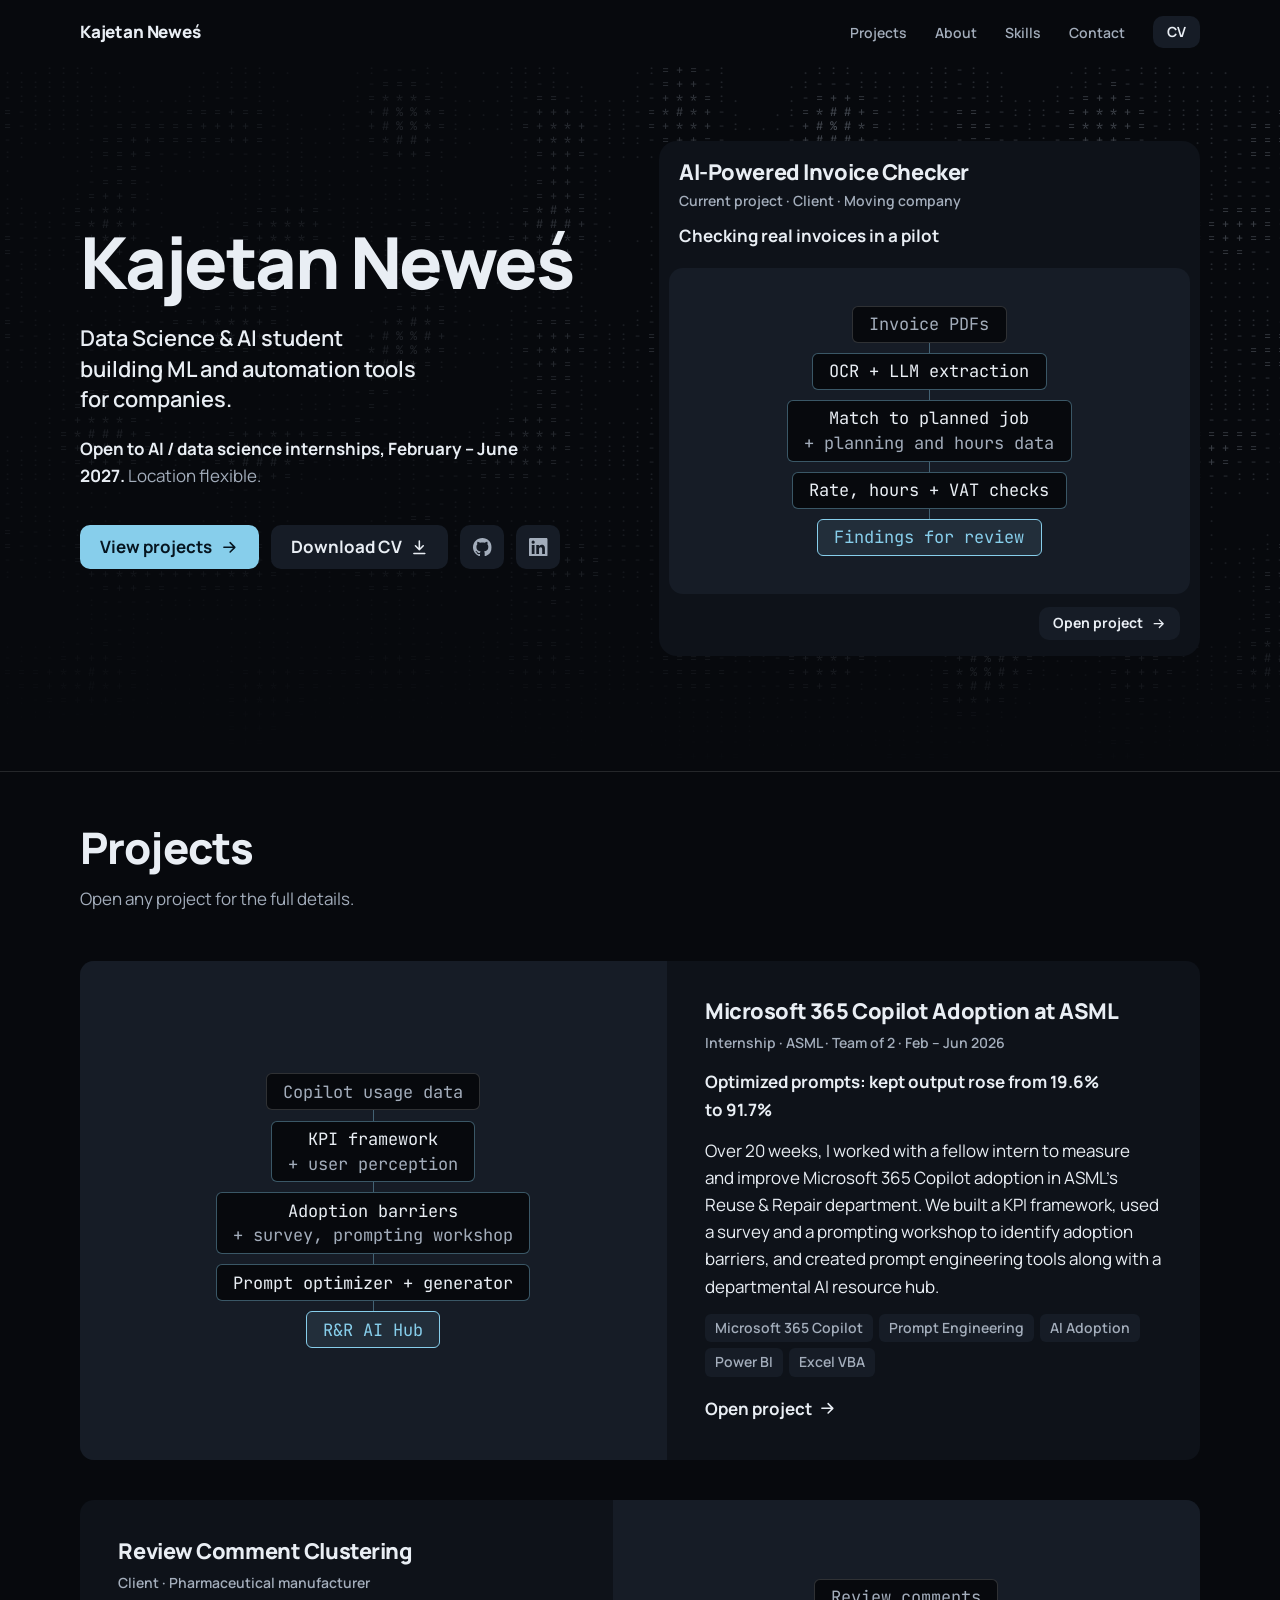
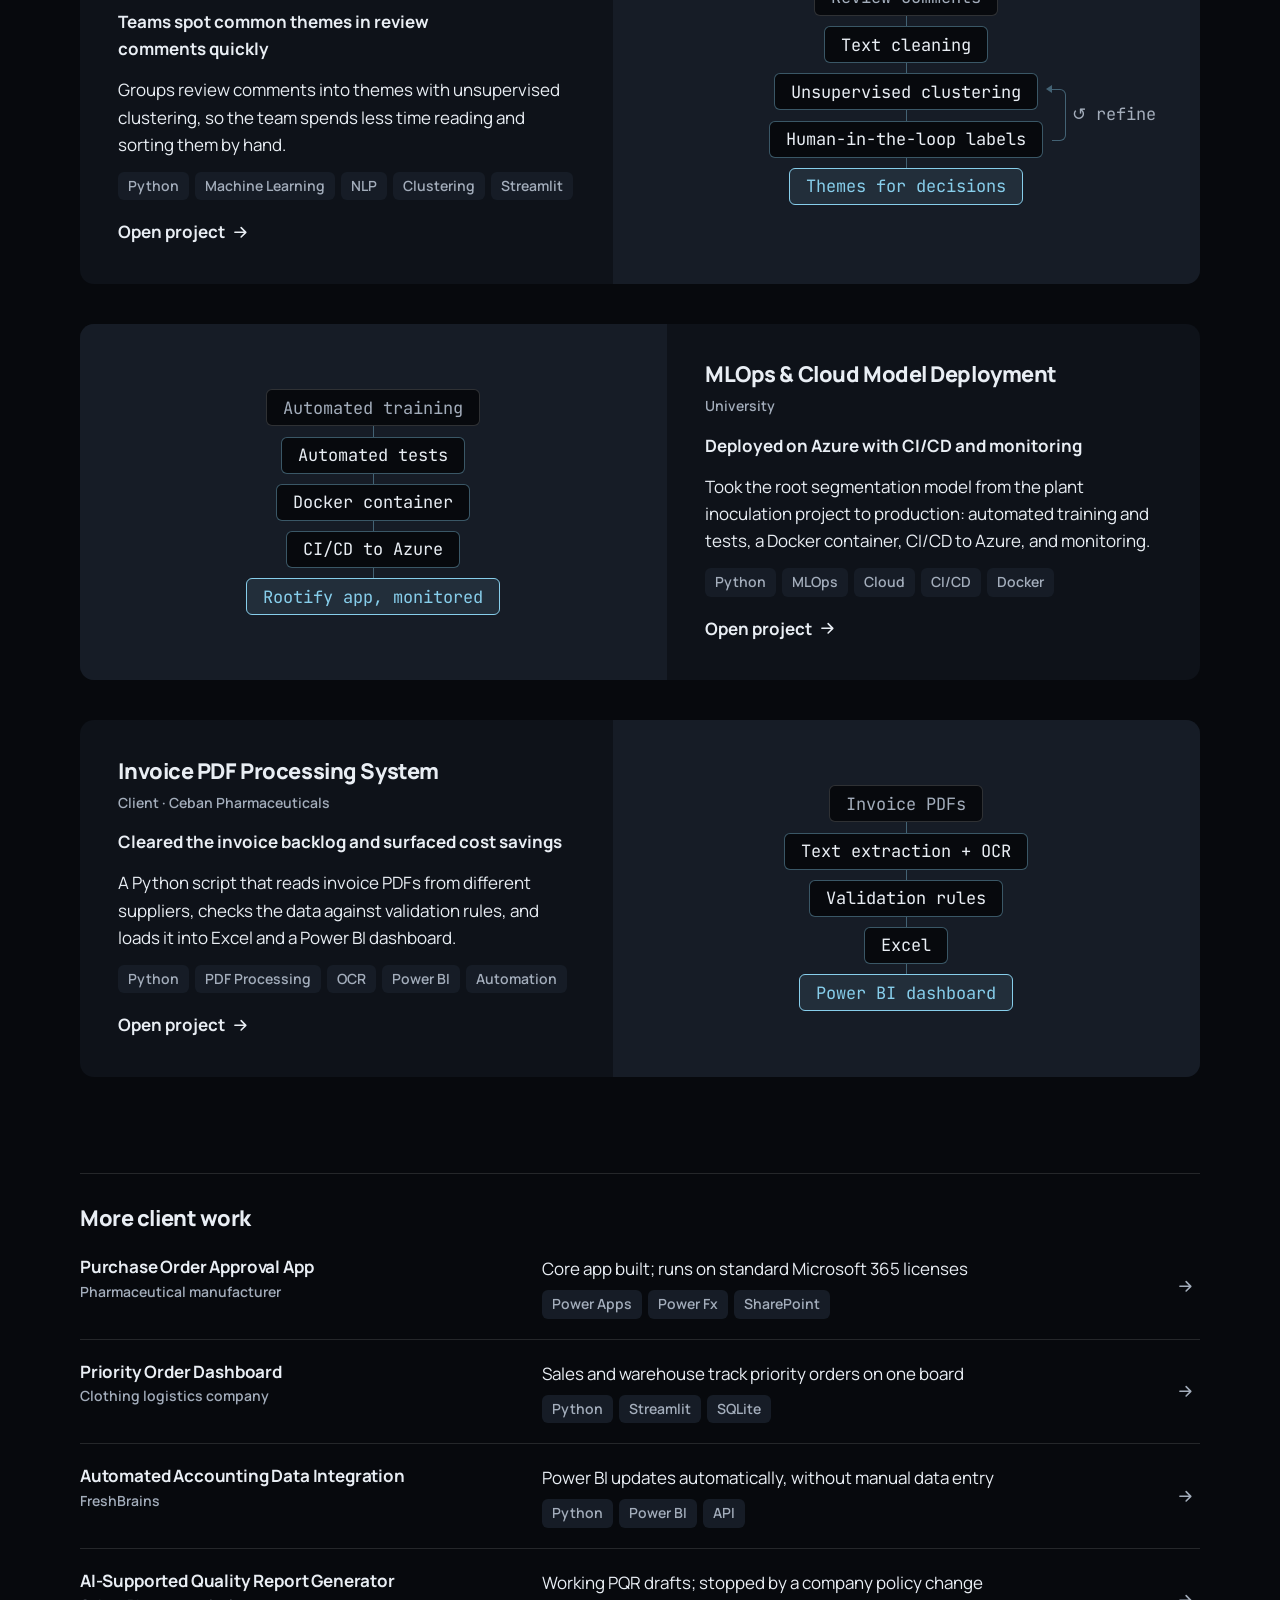
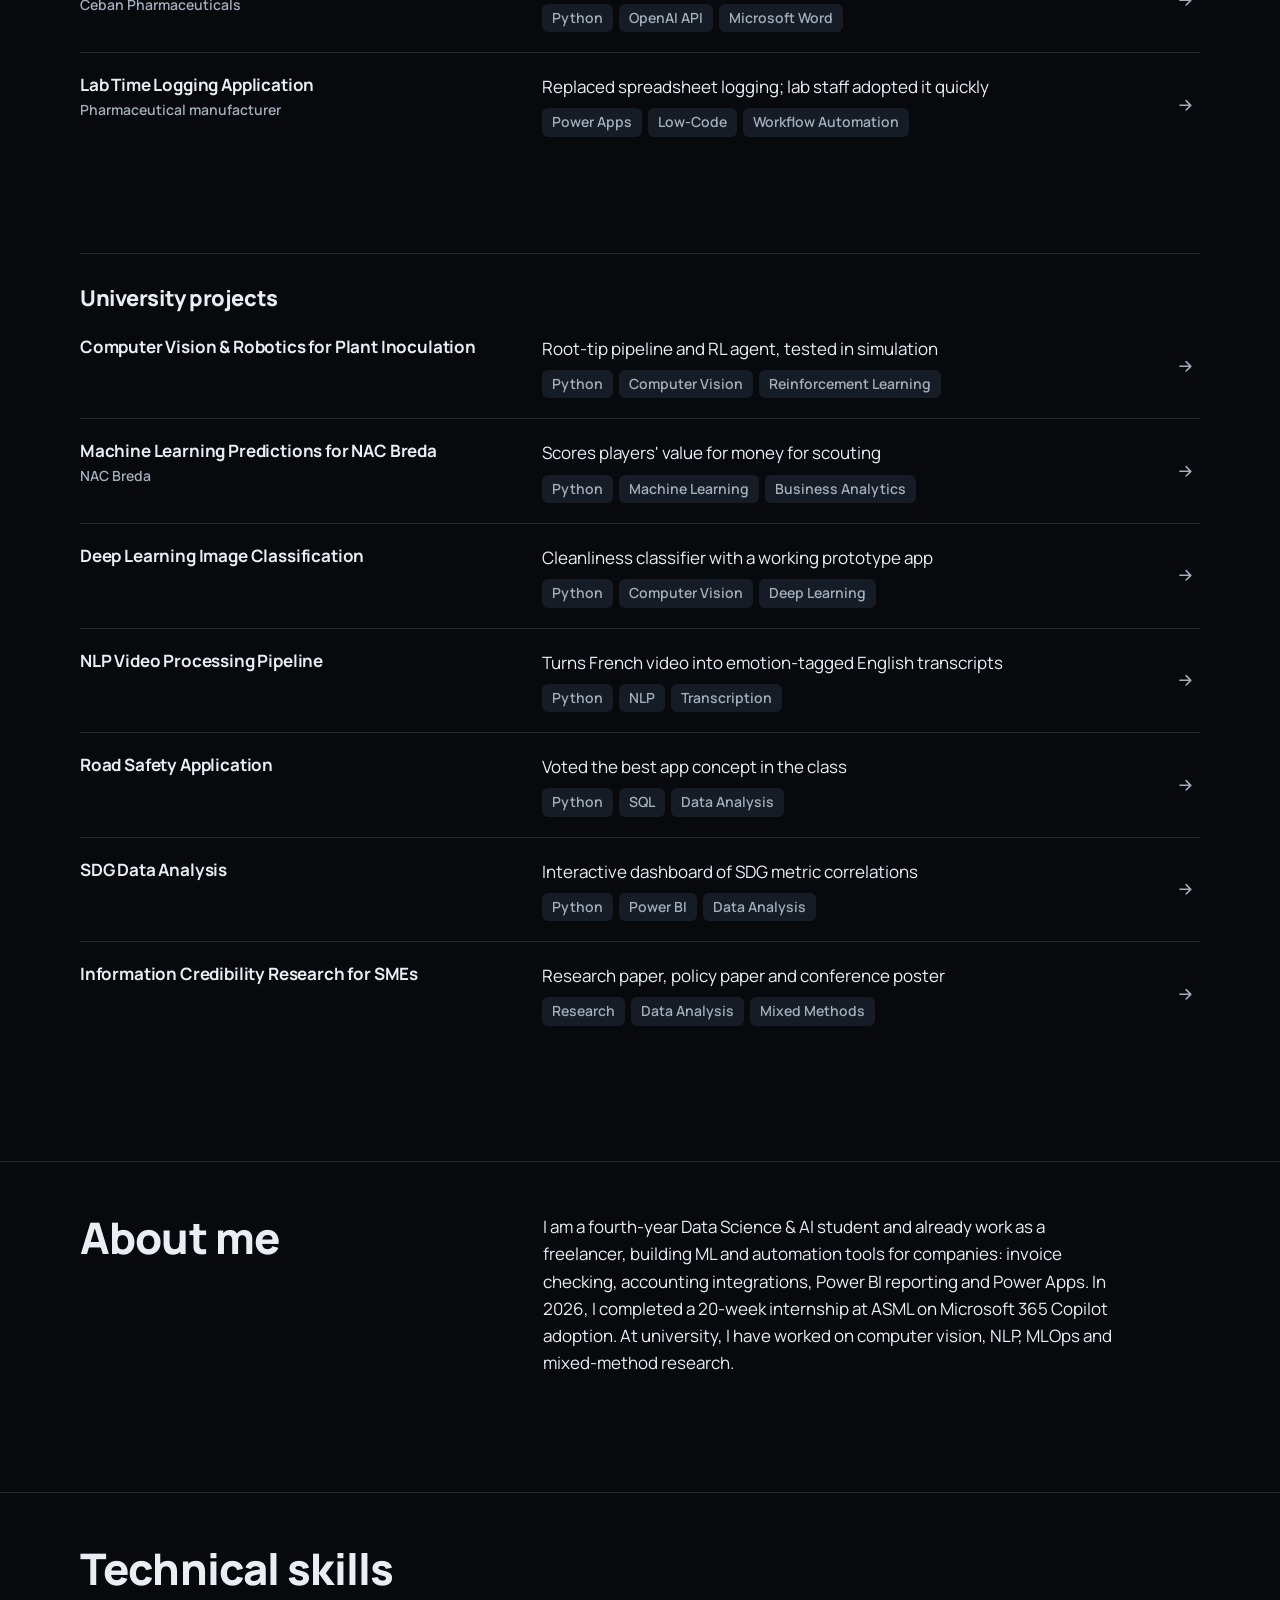
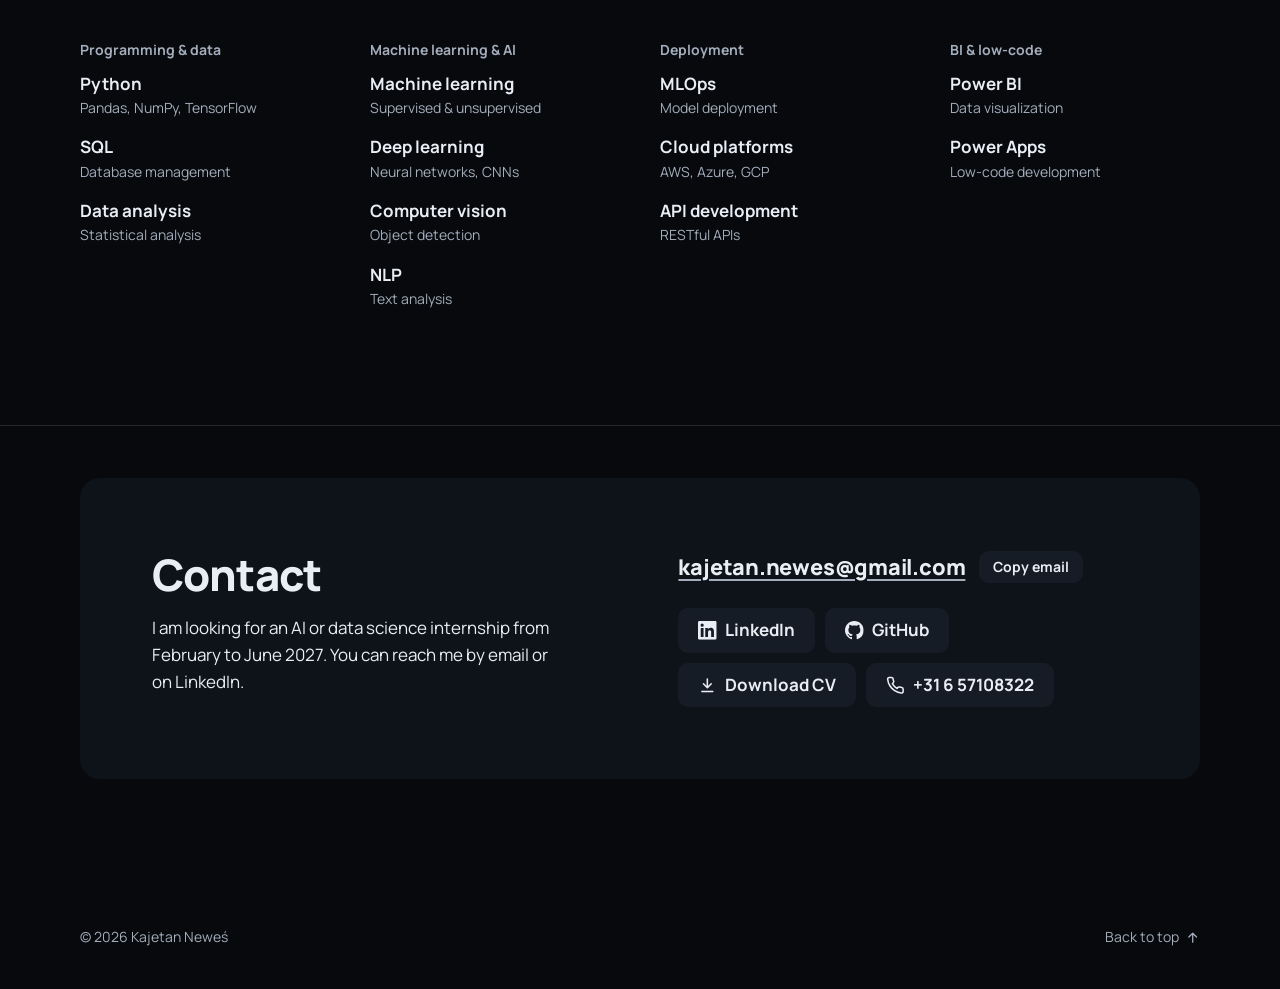
<file: index.html>
<!DOCTYPE html>
<html lang="en" class="no-js">
<head>
    <meta charset="UTF-8">
    <meta name="viewport" content="width=device-width, initial-scale=1.0">
    <title>Kajetan Neweś – Data Science &amp; AI Portfolio</title>
    <meta name="description" content="Kajetan Neweś: fourth-year Data Science &amp; AI student and freelancer, looking for an AI / data science internship from February to June 2027.">
    <meta name="theme-color" content="#07090d">
    <link rel="icon" type="image/png" sizes="32x32" href="images/favicon-32.png">
    <link rel="apple-touch-icon" href="images/apple-touch-icon.png">
    <link rel="preconnect" href="https://fonts.googleapis.com">
    <link rel="preconnect" href="https://fonts.gstatic.com" crossorigin>
    <link href="https://fonts.googleapis.com/css2?family=JetBrains+Mono:wght@400&family=Manrope:wght@400;600;700;800&display=swap" rel="stylesheet">
    <!-- ?v= makes browsers fetch these files again after a change, together with this page, instead of
         mixing an old cached copy with new ones. When you change style.css or a .js file, set the same new
         value (e.g. today's date) on all four lines. -->
    <link rel="stylesheet" href="css/style.css?v=2026-10-21">
    <script>document.documentElement.className = 'js';</script>
    <script src="js/projects.js?v=2026-10-21" defer></script>
    <script src="js/main.js?v=2026-10-21" defer></script>
    <script src="js/hero-field.js?v=2026-10-21" defer></script>
</head>
<body>
    <!-- Icons, referenced below with <use href="#i-..."> -->
    <svg width="0" height="0" style="position: absolute" aria-hidden="true">
        <symbol id="i-arrow" viewBox="0 0 24 24"><path d="M5 12h14M13 6l6 6-6 6"/></symbol>
        <symbol id="i-download" viewBox="0 0 24 24"><path d="M12 4v11m0 0-5-5m5 5 5-5M5 20h14"/></symbol>
        <symbol id="i-external" viewBox="0 0 24 24"><path d="M14 4h6v6M20 4l-9 9M19 14v5a1 1 0 0 1-1 1H5a1 1 0 0 1-1-1V6a1 1 0 0 1 1-1h5"/></symbol>
        <symbol id="i-phone" viewBox="0 0 24 24"><path d="M22 16.92v3a2 2 0 0 1-2.18 2 19.79 19.79 0 0 1-8.63-3.07 19.5 19.5 0 0 1-6-6 19.79 19.79 0 0 1-3.07-8.67A2 2 0 0 1 4.11 2h3a2 2 0 0 1 2 1.72c.13.96.36 1.9.7 2.81a2 2 0 0 1-.45 2.11L8.09 9.91a16 16 0 0 0 6 6l1.27-1.27a2 2 0 0 1 2.11-.45c.91.34 1.85.57 2.81.7A2 2 0 0 1 22 16.92z"/></symbol>
        <symbol id="i-menu" viewBox="0 0 24 24"><path d="M4 7h16M4 12h16M4 17h16"/></symbol>
        <symbol id="i-close" viewBox="0 0 24 24"><path d="M6 6l12 12M18 6 6 18"/></symbol>
        <symbol id="i-github" viewBox="0 0 16 16"><path fill="currentColor" stroke="none" d="M8 0C3.58 0 0 3.58 0 8c0 3.54 2.29 6.53 5.47 7.59.4.07.55-.17.55-.38 0-.19-.01-.82-.01-1.49-2.01.37-2.53-.49-2.69-.94-.09-.23-.48-.94-.82-1.13-.28-.15-.68-.52-.01-.53.63-.01 1.08.58 1.23.82.72 1.21 1.87.87 2.33.66.07-.52.28-.87.51-1.07-1.78-.2-3.64-.89-3.64-3.95 0-.87.31-1.59.82-2.15-.08-.2-.36-1.02.08-2.12 0 0 .67-.21 2.2.82.64-.18 1.32-.27 2-.27.68 0 1.36.09 2 .27 1.53-1.04 2.2-.82 2.2-.82.44 1.1.16 1.92.08 2.12.51.56.82 1.27.82 2.15 0 3.07-1.87 3.75-3.65 3.95.29.25.54.73.54 1.48 0 1.07-.01 1.93-.01 2.2 0 .21.15.46.55.38A8.013 8.013 0 0 0 16 8c0-4.42-3.58-8-8-8z"/></symbol>
        <symbol id="i-linkedin" viewBox="0 0 24 24"><path fill="currentColor" stroke="none" d="M20.45 20.45h-3.56v-5.57c0-1.33-.02-3.04-1.85-3.04-1.85 0-2.14 1.45-2.14 2.94v5.67H9.35V9h3.41v1.56h.05c.48-.9 1.64-1.85 3.37-1.85 3.6 0 4.27 2.37 4.27 5.46v6.28zM5.34 7.43a2.06 2.06 0 1 1 0-4.13 2.06 2.06 0 0 1 0 4.13zM7.12 20.45H3.56V9h3.56v11.45zM22.22 0H1.77C.79 0 0 .77 0 1.73v20.54C0 23.23.79 24 1.77 24h20.45c.98 0 1.78-.77 1.78-1.73V1.73C24 .77 23.2 0 22.22 0z"/></symbol>
    </svg>

    <a class="skip-link" href="#main">Skip to content</a>

    <header class="site-header">
        <nav class="nav container" aria-label="Main">
            <a href="#top" class="brand">Kajetan Neweś</a>
            <button type="button" class="nav-toggle" aria-expanded="false" aria-controls="nav-links" aria-label="Open menu">
                <svg class="icon icon-menu" aria-hidden="true"><use href="#i-menu"></use></svg>
                <svg class="icon icon-close" aria-hidden="true"><use href="#i-close"></use></svg>
            </button>
            <ul class="nav-links" id="nav-links">
                <li><a href="#projects">Projects</a></li>
                <li><a href="#about">About</a></li>
                <li><a href="#skills">Skills</a></li>
                <li><a href="#contact">Contact</a></li>
                <li><a href="documents/cv-kajetan-newes.pdf" class="btn btn-sm btn-secondary" target="_blank" rel="noopener">CV</a></li>
            </ul>
        </nav>
    </header>

    <main id="main" tabindex="-1">
        <section class="hero" id="top">
            <canvas class="hero-field" aria-hidden="true"></canvas>
            <div class="container hero-grid">
                <div class="hero-copy">
                    <h1>Kajetan Neweś</h1>
                    <p class="hero-tagline">Data Science &amp; AI student building ML and automation tools for companies.</p>
                    <p class="hero-facts"><strong>Open to AI / data science internships, February – June 2027.</strong> Location flexible.</p>
                    <div class="hero-actions">
                        <a href="#projects" class="btn btn-primary">View projects <svg class="icon" aria-hidden="true"><use href="#i-arrow"></use></svg></a>
                        <a href="documents/cv-kajetan-newes.pdf" class="btn btn-secondary" download>Download CV <svg class="icon" aria-hidden="true"><use href="#i-download"></use></svg></a>
                        <a href="https://github.com/kajetannewes212231" class="icon-btn" target="_blank" rel="noopener" aria-label="GitHub"><svg class="icon" aria-hidden="true"><use href="#i-github"></use></svg></a>
                        <a href="https://linkedin.com/in/kajetan-newes" class="icon-btn" target="_blank" rel="noopener" aria-label="LinkedIn"><svg class="icon" aria-hidden="true"><use href="#i-linkedin"></use></svg></a>
                    </div>
                </div>

                <!-- js/main.js fills this from the project marked current in js/projects.js -->
                <div class="hero-flow" id="hero-flow">
                    <div class="flow-head">
                        <h2 class="flow-title">AI-Powered Invoice Checker</h2>
                        <p class="meta">Current project · Client · Moving company</p>
                        <p class="flow-outcome">Checking real invoices in a pilot</p>
                    </div>
                    <div class="media media--diagram flow-stage">
                        <ol class="pipeline" aria-label="How it works">
                            <li><span class="step is-input">Invoice PDFs</span></li>
                            <li><span class="step">OCR + LLM extraction</span></li>
                            <li><span class="step">Match to planned job<span class="step-input">+ planning and hours data</span></span></li>
                            <li><span class="step">Rate, hours + VAT checks</span></li>
                            <li><span class="step is-result">Findings for review</span></li>
                        </ol>
                    </div>
                </div>
            </div>
        </section>

        <section class="section" id="projects">
            <div class="container">
                <header class="section-head">
                    <h2>Projects</h2>
                    <p>Open any project for the full details.</p>
                </header>

                <!-- Cards and lists are generated from js/projects.js -->
                <div class="featured" id="featured-projects"></div>

                <div class="project-group">
                    <h3>More client work</h3>
                    <ul class="project-list" id="client-projects"></ul>
                </div>
                <div class="project-group">
                    <h3>University projects</h3>
                    <ul class="project-list" id="university-projects"></ul>
                </div>

                <noscript>
                    <p>The project list requires JavaScript. My <a href="documents/cv-kajetan-newes.pdf">CV</a> also contains an overview.</p>
                </noscript>
            </div>
        </section>

        <section class="section" id="about">
            <div class="container about-grid">
                <h2>About me</h2>
                <div class="about-text">
                    <p>I am a fourth-year Data Science &amp; AI student and already work as a freelancer, building ML and automation tools for companies: invoice checking, accounting integrations, Power BI reporting and Power Apps. In 2026, I completed a 20-week internship at ASML on Microsoft 365 Copilot adoption. At university, I have worked on computer vision, NLP, MLOps and mixed-method research.</p>
                </div>
            </div>
        </section>

        <section class="section" id="skills">
            <div class="container">
                <header class="section-head">
                    <h2>Technical skills</h2>
                </header>

                <div class="skills-grid">
                    <div class="skill-group">
                        <h3>Programming &amp; data</h3>
                        <ul>
                            <li><span class="skill-name">Python</span><span class="skill-detail">Pandas, NumPy, TensorFlow</span></li>
                            <li><span class="skill-name">SQL</span><span class="skill-detail">Database management</span></li>
                            <li><span class="skill-name">Data analysis</span><span class="skill-detail">Statistical analysis</span></li>
                        </ul>
                    </div>
                    <div class="skill-group">
                        <h3>Machine learning &amp; AI</h3>
                        <ul>
                            <li><span class="skill-name">Machine learning</span><span class="skill-detail">Supervised &amp; unsupervised</span></li>
                            <li><span class="skill-name">Deep learning</span><span class="skill-detail">Neural networks, CNNs</span></li>
                            <li><span class="skill-name">Computer vision</span><span class="skill-detail">Object detection</span></li>
                            <li><span class="skill-name">NLP</span><span class="skill-detail">Text analysis</span></li>
                        </ul>
                    </div>
                    <div class="skill-group">
                        <h3>Deployment</h3>
                        <ul>
                            <li><span class="skill-name">MLOps</span><span class="skill-detail">Model deployment</span></li>
                            <li><span class="skill-name">Cloud platforms</span><span class="skill-detail">AWS, Azure, GCP</span></li>
                            <li><span class="skill-name">API development</span><span class="skill-detail">RESTful APIs</span></li>
                        </ul>
                    </div>
                    <div class="skill-group">
                        <h3>BI &amp; low-code</h3>
                        <ul>
                            <li><span class="skill-name">Power BI</span><span class="skill-detail">Data visualization</span></li>
                            <li><span class="skill-name">Power Apps</span><span class="skill-detail">Low-code development</span></li>
                        </ul>
                    </div>
                </div>
            </div>
        </section>

        <section class="section" id="contact">
            <div class="container">
                <div class="contact-card">
                    <div class="contact-intro">
                        <h2>Contact</h2>
                        <p>I am looking for an AI or data science internship from February to June 2027. You can reach me by email or on LinkedIn.</p>
                    </div>
                    <div class="contact-actions">
                        <div class="contact-email-row">
                            <a href="mailto:kajetan.newes@gmail.com" class="contact-email">kajetan.newes@gmail.com</a>
                            <!-- Shown by js/main.js where the browser can copy -->
                            <button type="button" class="btn btn-sm btn-secondary" data-copy="kajetan.newes@gmail.com" hidden>Copy email</button>
                            <span class="sr-only" role="status" data-copy-status></span>
                        </div>
                        <div class="contact-links">
                            <a href="https://linkedin.com/in/kajetan-newes" class="btn btn-secondary" target="_blank" rel="noopener"><svg class="icon" aria-hidden="true"><use href="#i-linkedin"></use></svg>LinkedIn</a>
                            <a href="https://github.com/kajetannewes212231" class="btn btn-secondary" target="_blank" rel="noopener"><svg class="icon" aria-hidden="true"><use href="#i-github"></use></svg>GitHub</a>
                            <a href="documents/cv-kajetan-newes.pdf" class="btn btn-secondary" download><svg class="icon" aria-hidden="true"><use href="#i-download"></use></svg>Download CV</a>
                            <a href="tel:+31657108322" class="btn btn-secondary"><svg class="icon" aria-hidden="true"><use href="#i-phone"></use></svg>+31 6 57108322</a>
                        </div>
                    </div>
                </div>
            </div>
        </section>
    </main>

    <footer class="site-footer">
        <div class="container">
            <p>&copy; 2026 Kajetan Neweś</p>
            <a href="#top">Back to top <svg class="icon icon-up" aria-hidden="true"><use href="#i-arrow"></use></svg></a>
        </div>
    </footer>

    <dialog class="project-dialog" id="project-dialog" aria-labelledby="dialog-title">
        <div class="dialog-close-wrap">
            <button type="button" class="dialog-close" data-close aria-label="Close project details">
                <svg class="icon" aria-hidden="true"><use href="#i-close"></use></svg>
            </button>
        </div>
        <div class="dialog-body">
            <h2 id="dialog-title" data-slot="title"></h2>
            <p class="meta" data-slot="meta"></p>
            <p class="dialog-outcome" data-slot="outcome"></p>
            <div data-slot="media"></div>
            <p class="dialog-lead" data-slot="summary"></p>
            <section class="dialog-section" data-section="results">
                <h3>Result</h3>
                <p data-slot="results"></p>
            </section>
            <section class="dialog-section" data-section="details">
                <h3>What I did</h3>
                <p data-slot="details"></p>
            </section>
            <section class="dialog-section" data-section="challenges">
                <h3>Challenges</h3>
                <ul class="bullets" data-slot="challenges"></ul>
            </section>
            <section class="dialog-section">
                <h3>Tech</h3>
                <div data-slot="tags"></div>
            </section>
            <div class="dialog-links" data-slot="links"></div>
        </div>
        <div class="dialog-foot">
            <button type="button" class="btn btn-secondary" data-close>Close</button>
            <button type="button" class="btn btn-secondary" data-next><span class="next-word">Next project</span><span class="next-name" data-slot="next-name"></span> <svg class="icon" aria-hidden="true"><use href="#i-arrow"></use></svg></button>
        </div>
    </dialog>
</body>
</html>
</file>
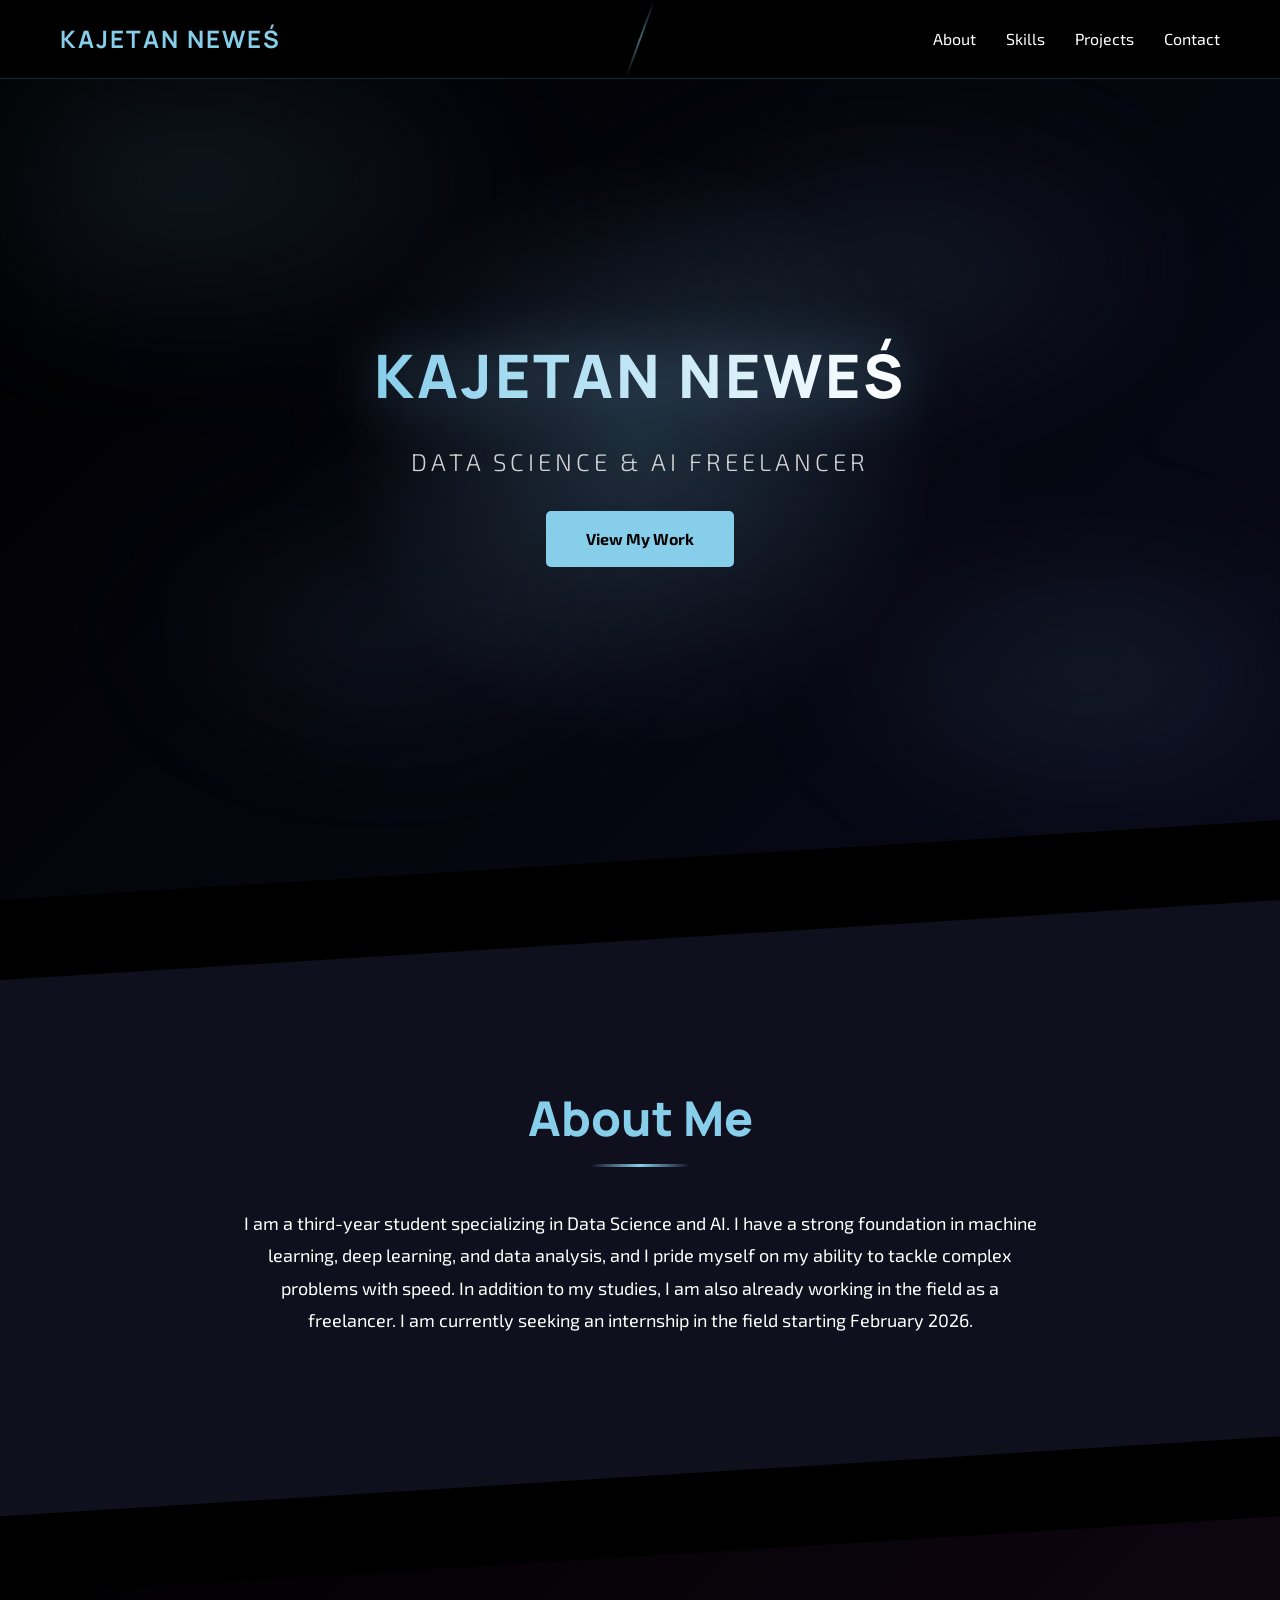
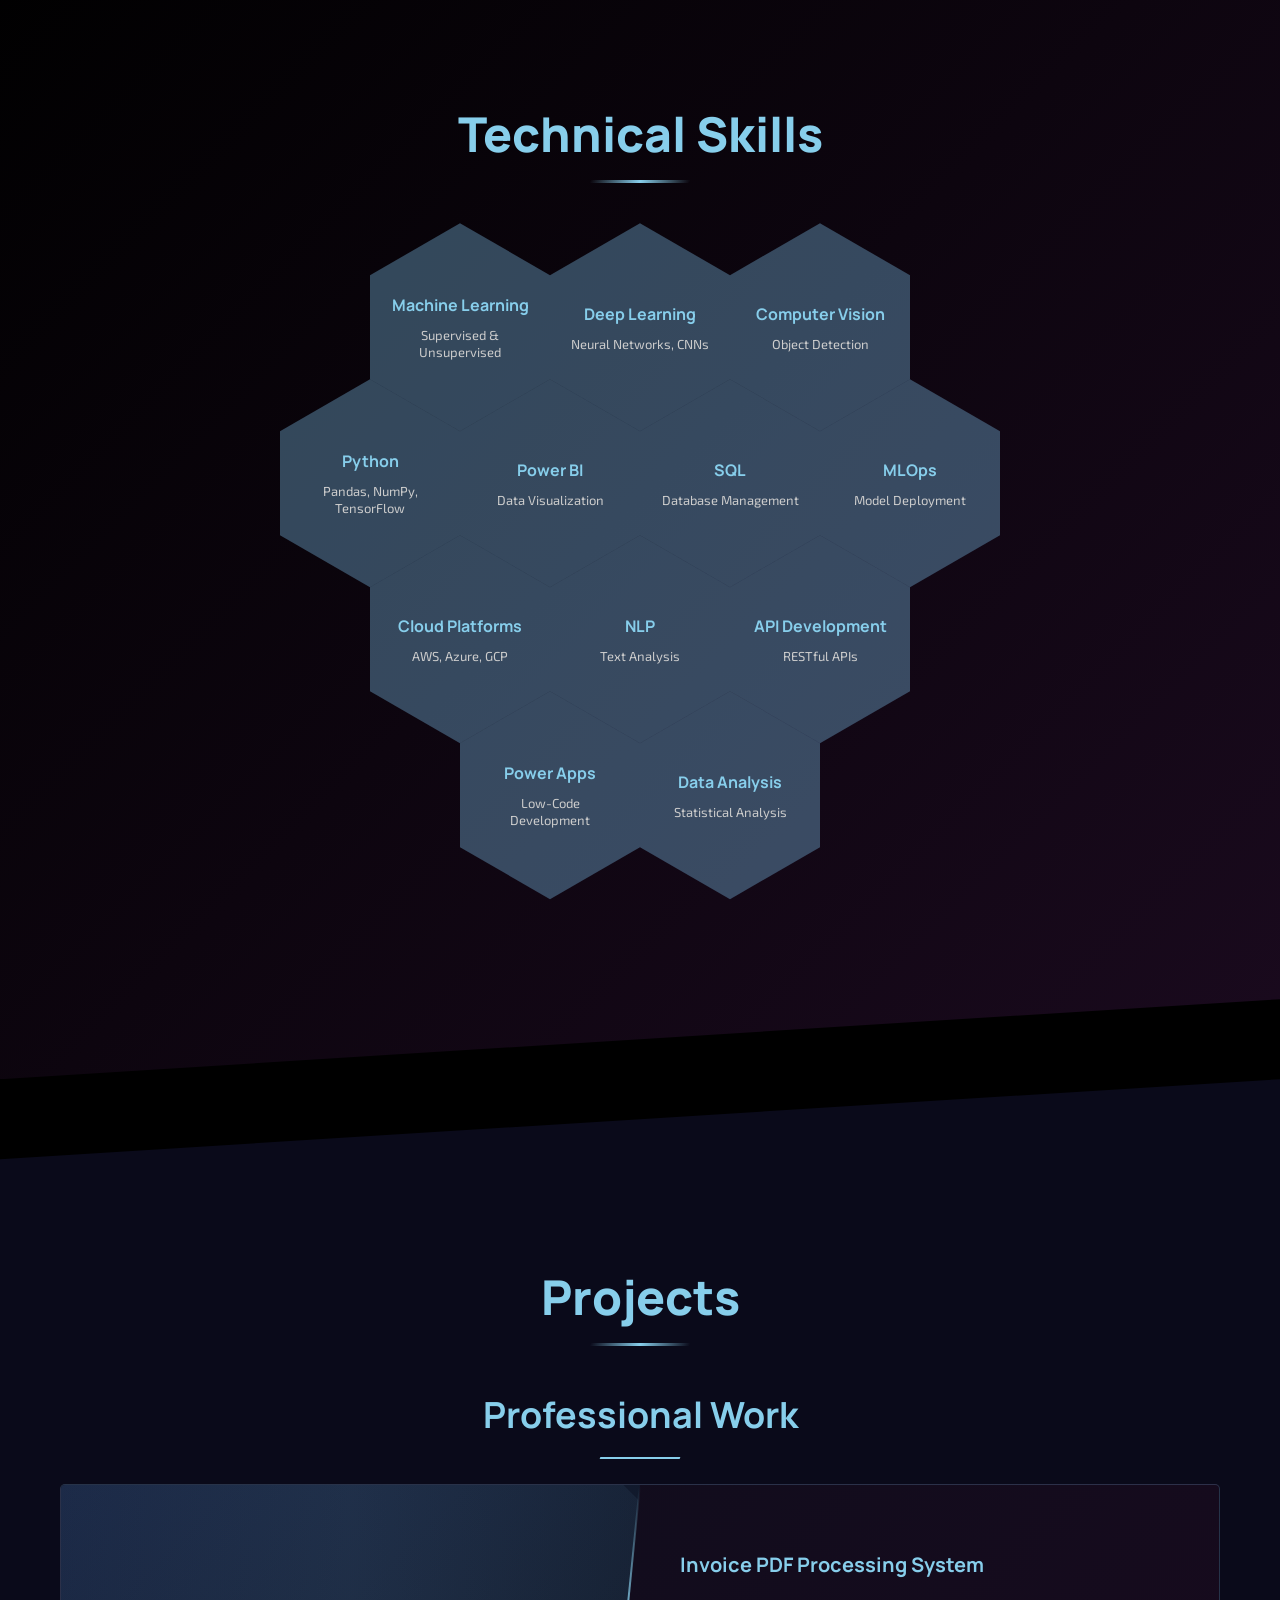
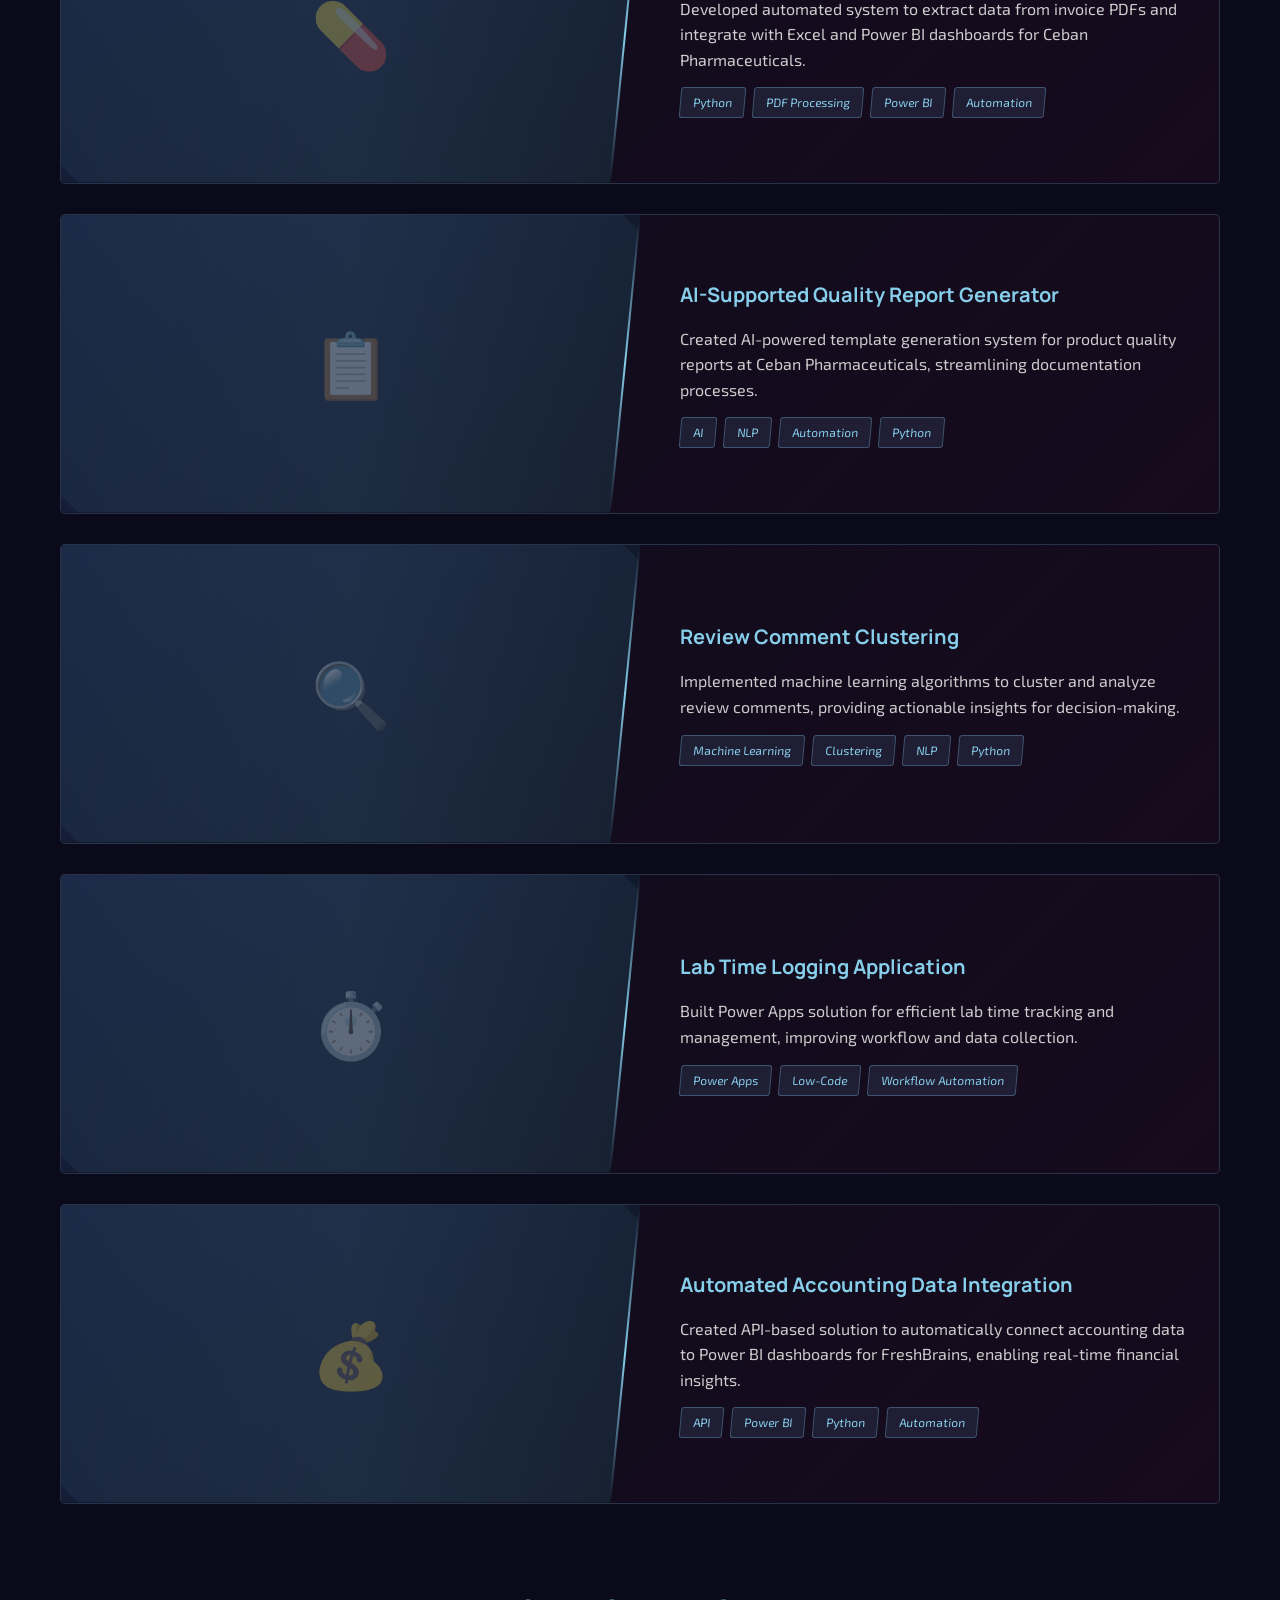
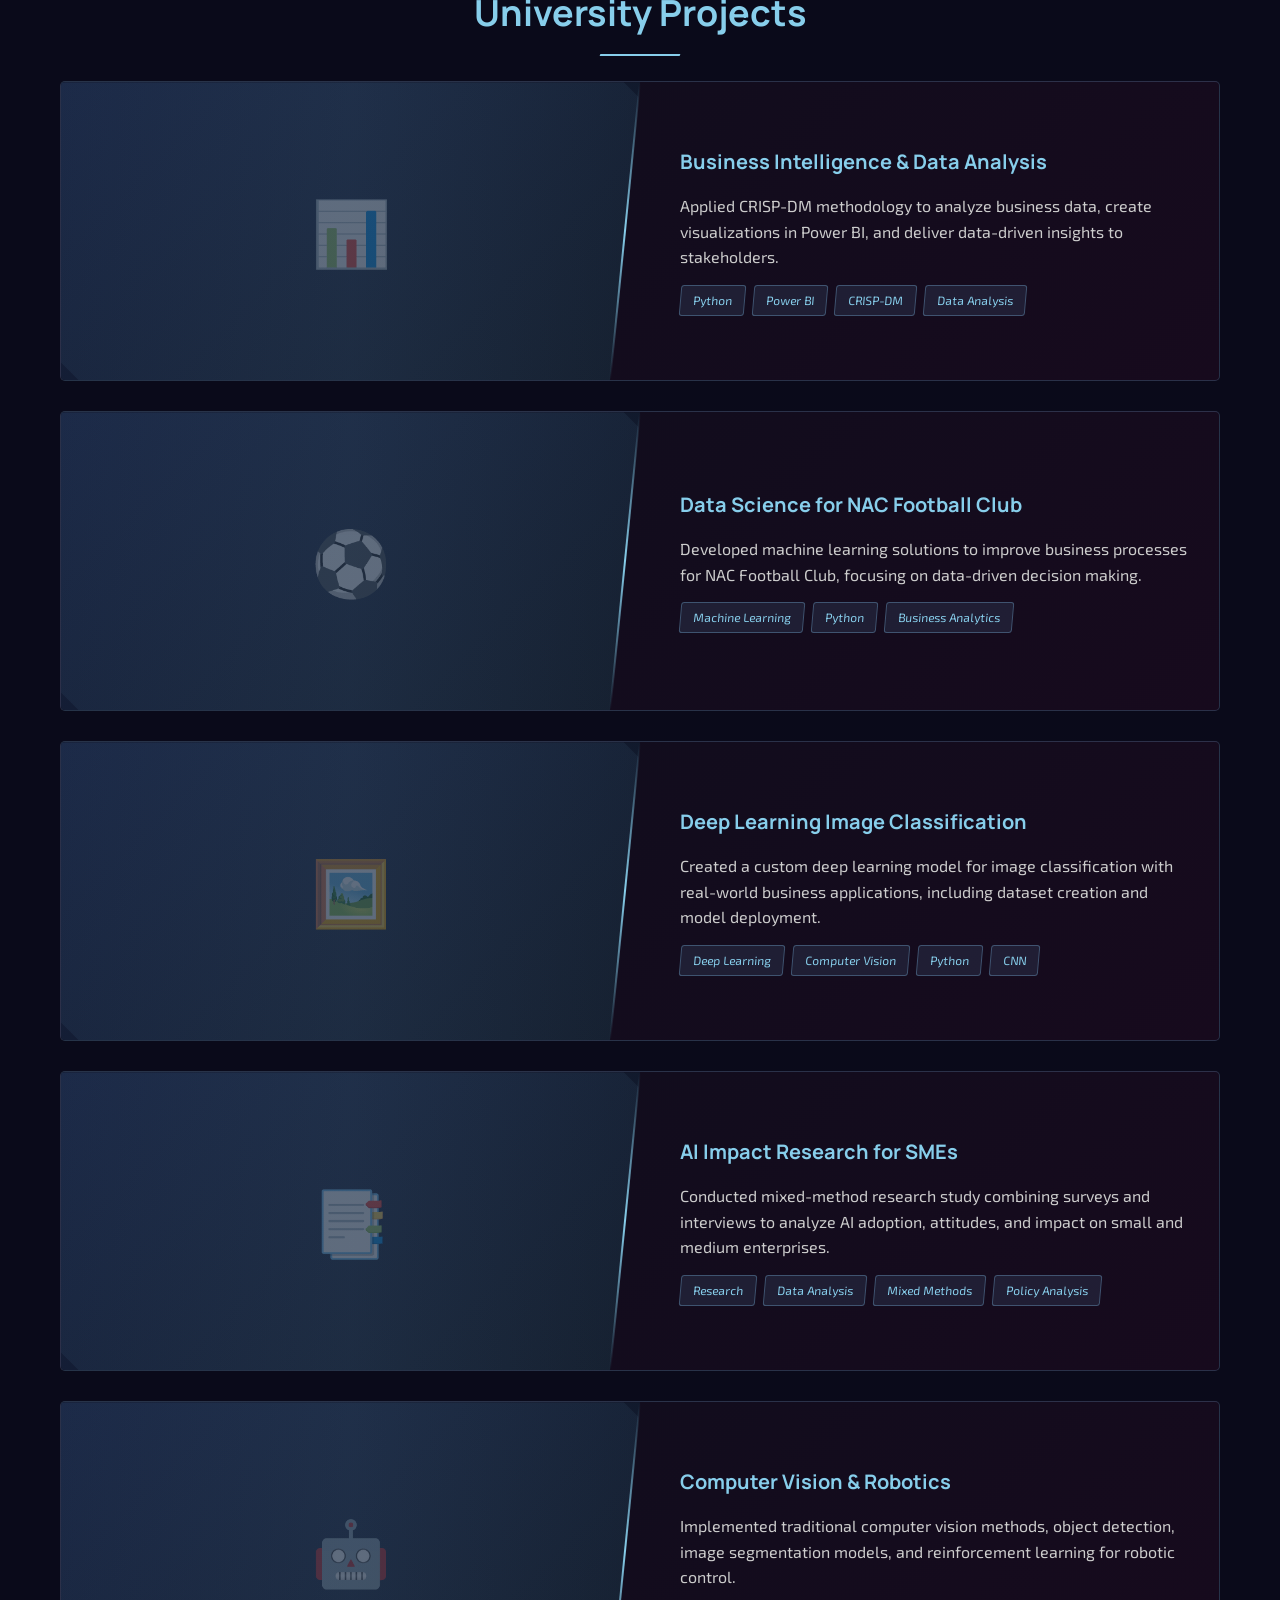
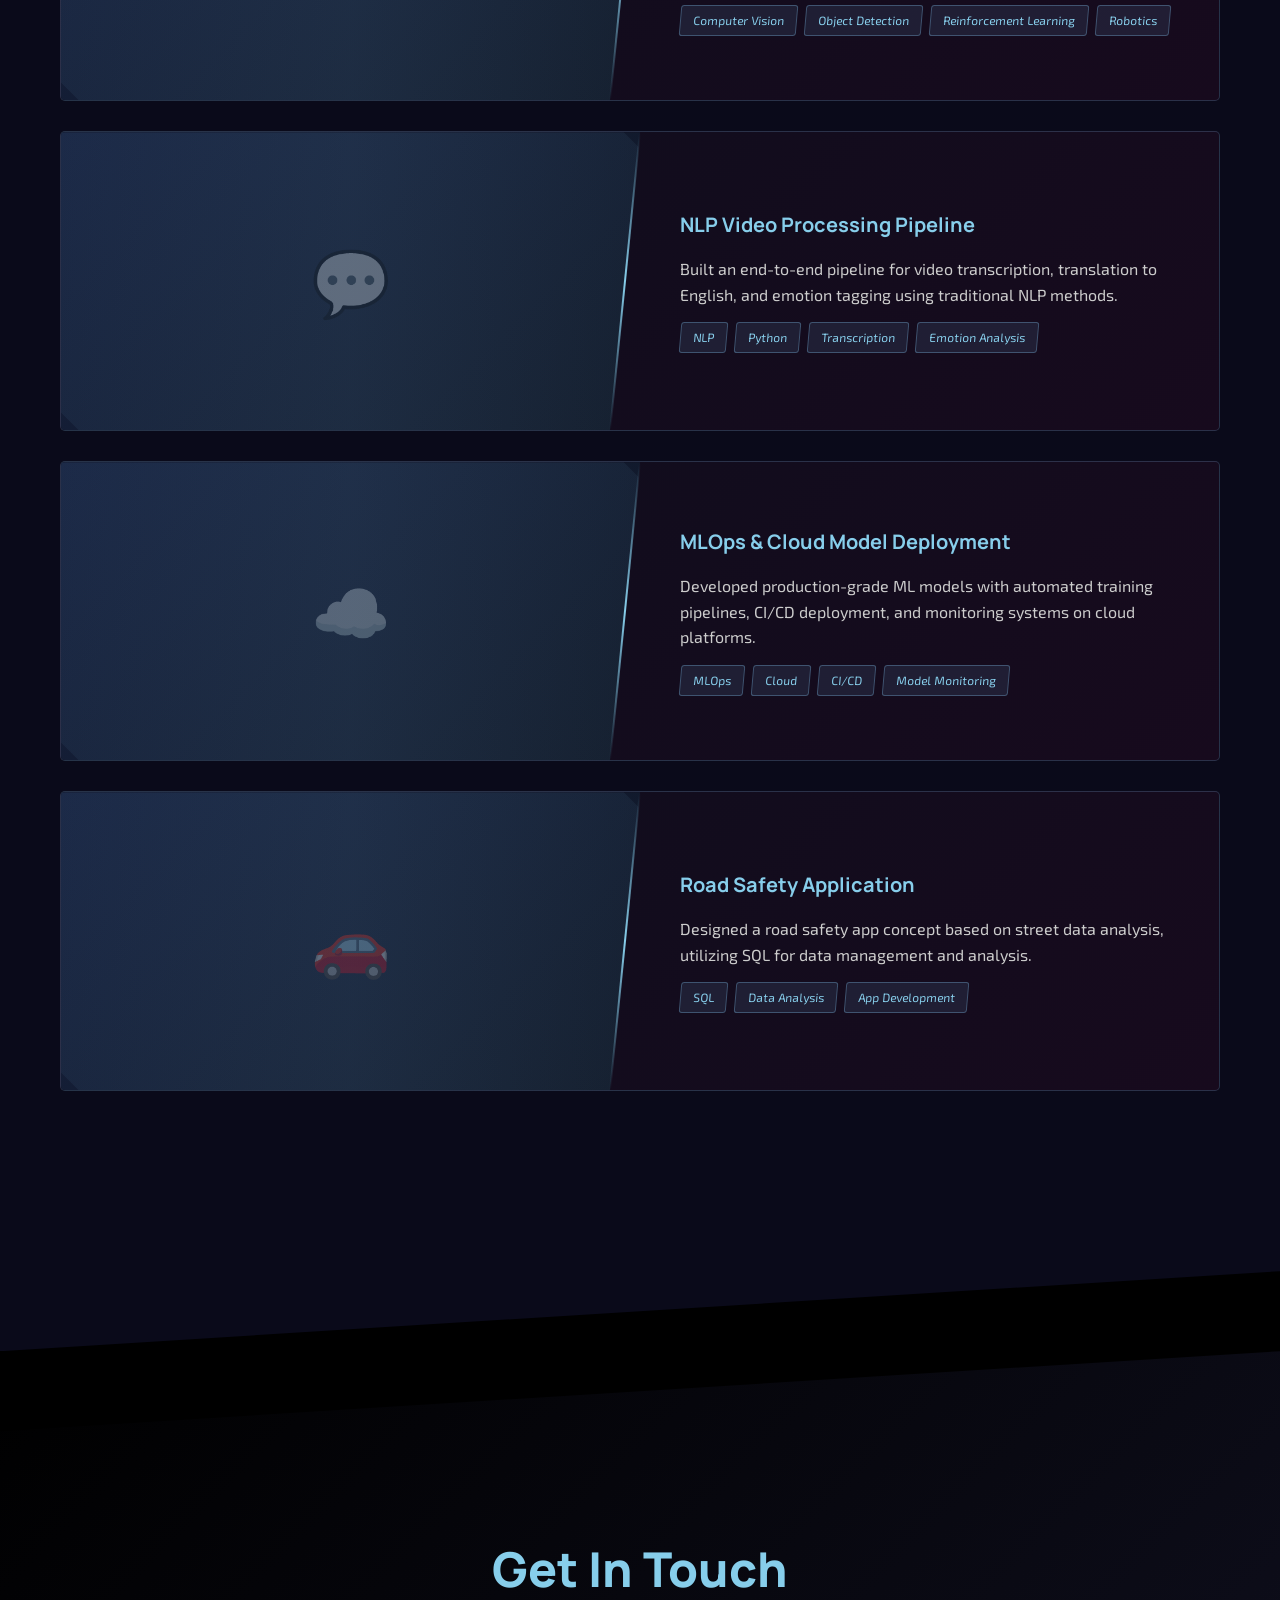
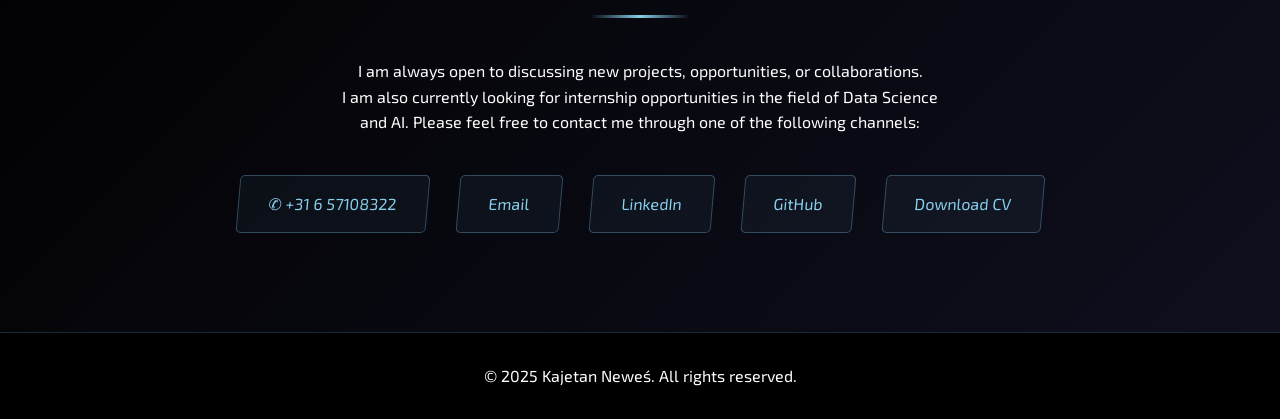
<file: portfolio.html>
<!DOCTYPE html>
<html lang="en">
<head>
    <meta charset="UTF-8">
    <meta name="viewport" content="width=device-width, initial-scale=1.0">
    <title>Kajetan Neweś - Data Science & AI Portfolio</title>
    <link rel="icon" type="image/png" href="images/favicon.png">
    <link rel="preconnect" href="https://fonts.googleapis.com">
    <link rel="preconnect" href="https://fonts.gstatic.com" crossorigin>
    <link href="https://fonts.googleapis.com/css2?family=Manrope:wght@300;400;700;800&family=Exo+2:wght@300;400;500;600;700&display=swap" rel="stylesheet">
    <style>
        * {
            margin: 0;
            padding: 0;
            box-sizing: border-box;
        }

        body {
            font-family: 'Exo 2', sans-serif;
            background: #000000;
            color: #ffffff;
            line-height: 1.6;
            overflow-x: hidden;
        }

        .container {
            max-width: 1200px;
            margin: 0 auto;
            padding: 0 20px;
        }

        /* Navigation */
        nav {
            position: fixed;
            top: 0;
            width: 100%;
            background: rgba(0, 0, 0, 0.95);
            backdrop-filter: blur(10px);
            z-index: 1000;
            border-bottom: 1px solid rgba(135, 206, 250, 0.2);
        }

        nav .container {
            display: flex;
            justify-content: space-between;
            align-items: center;
            padding: 20px;
            position: relative;
        }

        nav .logo {
            font-size: 24px;
            font-weight: bold;
            color: #87CEEB;
            letter-spacing: 2px;
            text-transform: uppercase;
            font-family: 'Manrope', sans-serif;
        }

        /* Diagonal separator in nav */
        nav .container::before {
            content: '';
            position: absolute;
            left: 50%;
            top: 0;
            bottom: 0;
            width: 2px;
            background: linear-gradient(to bottom, transparent, #87CEEB, transparent);
            transform: translateX(-50%) skewX(-20deg);
            opacity: 0.5;
        }

        nav ul {
            display: flex;
            list-style: none;
            gap: 30px;
        }

        nav a {
            color: #ffffff;
            text-decoration: none;
            transition: all 0.3s;
            position: relative;
            padding: 5px 0;
        }

        nav a::after {
            content: '';
            position: absolute;
            bottom: 0;
            left: 0;
            width: 0;
            height: 2px;
            background: #87CEEB;
            transition: width 0.3s;
            transform: skewX(-20deg);
        }

        nav a:hover {
            color: #87CEEB;
        }

        nav a:hover::after {
            width: 100%;
        }

        /* Diagonal Section Base */
        section {
            position: relative;
            padding: 150px 0;
        }

        section::before,
        section::after {
            content: '';
            position: absolute;
            left: 0;
            right: 0;
            height: 100px;
            background: inherit;
        }

        section::before {
            top: -50px;
            clip-path: polygon(0 50px, 100% 0, 100% 50px, 0 100%);
        }

        section::after {
            bottom: -50px;
            clip-path: polygon(0 0, 100% 50px, 100% 100%, 0 50px);
        }

        /* Hero Section */
        .hero {
            height: 100vh;
            display: flex;
            align-items: center;
            justify-content: center;
            text-align: center;
            background: linear-gradient(135deg, #000000 0%, #0a0a1a 100%);
            position: relative;
            overflow: hidden;
            clip-path: polygon(0 0, 100% 0, 100% calc(100% - 80px), 0 100%);
        }

        .hero::before {
            display: none;
        }

        .hero::after {
            display: none;
        }

        .perlin-waves {
            position: absolute;
            inset: 0;
            background-image: 
                radial-gradient(ellipse 600px 300px at 15% 20%, rgba(135, 206, 250, 0.12) 0%, transparent 60%),
                radial-gradient(ellipse 500px 250px at 85% 75%, rgba(135, 206, 250, 0.1) 0%, transparent 60%),
                radial-gradient(ellipse 550px 280px at 50% 50%, rgba(135, 206, 250, 0.08) 0%, transparent 60%),
                radial-gradient(ellipse 450px 220px at 30% 70%, rgba(135, 206, 250, 0.09) 0%, transparent 60%),
                radial-gradient(ellipse 520px 260px at 70% 30%, rgba(135, 206, 250, 0.11) 0%, transparent 60%);
            filter: blur(60px);
            z-index: 5;
            pointer-events: none;
        }

        .hero-bg {
            position: absolute;
            width: 600px;
            height: 600px;
            background: radial-gradient(circle, rgba(135, 206, 250, 0.15) 0%, transparent 70%);
            border-radius: 50%;
            animation: pulse 4s ease-in-out infinite;
            z-index: 0;
        }

        @keyframes pulse {
            0%, 100% { transform: scale(1) rotate(0deg); opacity: 0.5; }
            50% { transform: scale(1.2) rotate(180deg); opacity: 0.8; }
        }

        .hero-content {
            position: relative;
            z-index: 10;
        }

        .hero h1 {
            font-size: 60px;
            margin-bottom: 20px;
            background: linear-gradient(90deg, #87CEEB, #ffffff, #87CEEB, #5F9FDB);
            background-size: 300% 100%;
            -webkit-background-clip: text;
            -webkit-text-fill-color: transparent;
            background-clip: text;
            animation: gradientShift 4s ease infinite;
            font-weight: 900;
            letter-spacing: 3px;
            text-transform: uppercase;
            filter: drop-shadow(0 0 30px rgba(135, 206, 250, 0.4));
            font-family: 'Manrope', sans-serif;
        }

        @keyframes gradientShift {
            0%, 100% {
                background-position: 0% 50%;
            }
            50% {
                background-position: 100% 50%;
            }
        }

        .hero p {
            font-size: 24px;
            margin-bottom: 30px;
            letter-spacing: 4px;
            font-weight: 300;
            text-transform: uppercase;
            color: rgba(255, 255, 255, 0.8);
        }

        .cta-button {
            display: inline-block;
            padding: 15px 40px;
            background: #87CEEB;
            color: #000000;
            text-decoration: none;
            border-radius: 5px;
            font-weight: bold;
            transition: transform 0.3s, box-shadow 0.3s;
            position: relative;
            overflow: hidden;
        }

        .cta-button:hover {
            transform: translateY(-3px);
            box-shadow: 0 10px 25px rgba(135, 206, 250, 0.5);
        }

        /* About Section */
        .about {
            background: #0f0f1e;
            clip-path: polygon(0 80px, 100% 0, 100% calc(100% - 80px), 0 100%);
            padding: 180px 0;
        }

        .about::before,
        .about::after {
            display: none;
        }

        h2 {
            font-size: 48px;
            margin-bottom: 50px;
            text-align: center;
            color: #87CEEB;
            position: relative;
            display: inline-block;
            width: 100%;
            font-family: 'Manrope', sans-serif;
            font-weight: 800;
        }

        h2::after {
            content: '';
            position: absolute;
            bottom: -10px;
            left: 50%;
            transform: translateX(-50%) skewX(-20deg);
            width: 100px;
            height: 3px;
            background: linear-gradient(90deg, transparent, #87CEEB, transparent);
        }

        .about-content {
            max-width: 800px;
            margin: 0 auto;
            text-align: center;
            font-size: 18px;
            line-height: 1.8;
        }

        /* Skills Section */
        .skills {
            background: linear-gradient(135deg, #000000 0%, #1a0a1e 100%);
            clip-path: polygon(0 80px, 100% 0, 100% calc(100% - 80px), 0 100%);
            padding: 180px 0;
        }

        .skills::before,
        .skills::after {
            display: none;
        }

        .skills-grid {
            display: grid;
            grid-template-columns: repeat(8, 90px);
            justify-content: center;
            max-width: 1100px;
            margin: 0 auto;
            padding: 0 20px;
            row-gap: 0;
            column-gap: 0;
        }

        .skill-card {
            width: 180px;
            height: 208px;
            position: relative;
        }

        /* Row 1 - 3 hexagons */
        .skill-card:nth-child(1) {
            grid-column: 2 / span 2;
            grid-row: 1;
        }

        .skill-card:nth-child(2) {
            grid-column: 4 / span 2;
            grid-row: 1;
        }

        .skill-card:nth-child(3) {
            grid-column: 6 / span 2;
            grid-row: 1;
        }

        /* Row 2 - 4 hexagons, offset down and right */
        .skill-card:nth-child(4) {
            grid-column: 1 / span 2;
            grid-row: 2;
            margin-top: -52px;
        }

        .skill-card:nth-child(5) {
            grid-column: 3 / span 2;
            grid-row: 2;
            margin-top: -52px;
        }

        .skill-card:nth-child(6) {
            grid-column: 5 / span 2;
            grid-row: 2;
            margin-top: -52px;
        }

        .skill-card:nth-child(7) {
            grid-column: 7 / span 2;
            grid-row: 2;
            margin-top: -52px;
        }

        /* Row 3 - 3 hexagons, aligned with row 1 */
        .skill-card:nth-child(8) {
            grid-column: 2 / span 2;
            grid-row: 3;
            margin-top: -52px;
        }

        .skill-card:nth-child(9) {
            grid-column: 4 / span 2;
            grid-row: 3;
            margin-top: -52px;
        }

        .skill-card:nth-child(10) {
            grid-column: 6 / span 2;
            grid-row: 3;
            margin-top: -52px;
        }

        /* Row 4 - 2 hexagons, centered */
        .skill-card:nth-child(11) {
            grid-column: 3 / span 2;
            grid-row: 4;
            margin-top: -52px;
        }

        .skill-card:nth-child(12) {
            grid-column: 5 / span 2;
            grid-row: 4;
            margin-top: -52px;
        }

        .hexagon-shape {
            width: 100%;
            height: 100%;
            clip-path: polygon(50% 0%, 100% 25%, 100% 75%, 50% 100%, 0% 75%, 0% 25%);
            background: rgba(135, 206, 250, 0.05);
            display: flex;
            flex-direction: column;
            align-items: center;
            justify-content: center;
            padding: 40px 20px;
            transition: all 0.3s;
            text-align: center;
            position: relative;
        }

        .hexagon-shape::before {
            content: '';
            position: absolute;
            inset: -3px;
            clip-path: polygon(50% 0%, 100% 25%, 100% 75%, 50% 100%, 0% 75%, 0% 25%);
            background: rgba(135, 206, 250, 0.3);
            z-index: -1;
        }

        .skill-card:hover .hexagon-shape {
            background: rgba(135, 206, 250, 0.1);
            transform: scale(1.05);
            box-shadow: 0 0 30px rgba(135, 206, 250, 0.3);
        }

        .skill-card:hover .hexagon-shape::before {
            background: rgba(135, 206, 250, 0.6);
        }

        .hexagon-shape h3,
        .hexagon-shape p {
            position: relative;
            z-index: 1;
        }

        .skill-card h3 {
            color: #87CEEB;
            margin-bottom: 8px;
            font-family: 'Manrope', sans-serif;
            font-weight: 700;
            font-size: 16px;
        }

        .skill-card p {
            font-size: 13px;
            color: #cccccc;
            line-height: 1.3;
        }

        /* Projects Section */
        .projects {
            background: #0a0a1a;
            clip-path: polygon(0 80px, 100% 0, 100% calc(100% - 80px), 0 100%);
            padding: 180px 0;
        }

        .projects::before,
        .projects::after {
            display: none;
        }

        .project-category {
            margin-bottom: 80px;
        }

        .project-category h3 {
            font-size: 36px;
            color: #87CEEB;
            margin-bottom: 40px;
            text-align: center;
            position: relative;
            font-family: 'Manrope', sans-serif;
            font-weight: 700;
        }

        .project-category h3::before {
            content: '';
            position: absolute;
            left: 50%;
            transform: translateX(-50%) skewX(-20deg);
            bottom: -15px;
            width: 80px;
            height: 2px;
            background: #87CEEB;
        }

        .projects-grid {
            display: grid;
            grid-template-columns: repeat(auto-fill, minmax(600px, 1fr));
            gap: 30px;
        }

        .project-card {
            display: grid;
            grid-template-columns: 1fr 1fr;
            min-height: 300px;
            background: linear-gradient(135deg, rgba(15, 15, 30, 0.8) 0%, rgba(26, 10, 30, 0.8) 100%);
            border-radius: 5px;
            overflow: hidden;
            border: 1px solid rgba(135, 206, 250, 0.2);
            transition: all 0.3s;
            position: relative;
            cursor: pointer;
        }

        .project-card::before {
            content: '';
            position: absolute;
            top: 0;
            left: calc(50% - 15px);
            width: 2px;
            height: 100%;
            background: linear-gradient(to bottom, transparent, #87CEEB, transparent);
            transform: translateX(-50%) rotate(5.7deg);
            transform-origin: center;
            z-index: 5;
        }

        .project-card:hover {
            transform: scale(1.02);
            box-shadow: 0 20px 40px rgba(135, 206, 250, 0.3);
            border-color: #87CEEB;
        }

        .project-image {
            background: linear-gradient(135deg, #16213e 0%, #0f1624 100%);
            display: flex;
            align-items: center;
            justify-content: center;
            font-size: 64px;
            color: rgba(135, 206, 250, 0.3);
            position: relative;
            overflow: hidden;
            clip-path: polygon(0 0, 100% 0, calc(100% - 30px) 100%, 0 100%);
        }

        .project-image::before {
            content: '';
            position: absolute;
            top: -50%;
            left: -50%;
            width: 200%;
            height: 200%;
            background: linear-gradient(45deg, transparent, rgba(135, 206, 250, 0.1), transparent);
            transform: rotate(45deg);
            transition: all 0.5s;
        }

        .project-card:hover .project-image::before {
            left: 100%;
        }

        .project-content {
            padding: 30px;
            padding-left: 40px;
            display: flex;
            flex-direction: column;
            justify-content: center;
            clip-path: polygon(30px 0, 100% 0, 100% 100%, 0 100%);
        }

        .project-content h4 {
            color: #87CEEB;
            margin-bottom: 15px;
            font-size: 20px;
            font-family: 'Manrope', sans-serif;
            font-weight: 700;
        }

        .project-content p {
            margin-bottom: 15px;
            color: #cccccc;
        }

        .project-tags {
            display: flex;
            flex-wrap: wrap;
            gap: 8px;
        }

        .tag {
            background: rgba(135, 206, 250, 0.1);
            color: #87CEEB;
            padding: 5px 12px;
            border-radius: 3px;
            font-size: 12px;
            border: 1px solid rgba(135, 206, 250, 0.3);
            transform: skewX(-5deg);
        }

        /* Contact Section */
        .contact {
            background: linear-gradient(135deg, #000000 0%, #0f0f1e 100%);
            text-align: center;
            clip-path: polygon(0 80px, 100% 0, 100% 100%, 0 100%);
            padding: 180px 0 100px 0;
        }

        .contact::before,
        .contact::after {
            display: none;
        }

        .contact-info {
            max-width: 600px;
            margin: 0 auto;
        }

        .contact-links {
            display: flex;
            justify-content: center;
            gap: 30px;
            margin-top: 40px;
            flex-wrap: wrap;
        }

        .contact-link {
            display: inline-block;
            padding: 15px 30px;
            background: rgba(135, 206, 250, 0.05);
            color: #87CEEB;
            text-decoration: none;
            border-radius: 5px;
            border: 1px solid rgba(135, 206, 250, 0.3);
            transition: all 0.3s;
            transform: skewX(-5deg);
        }

        .contact-link:hover {
            transform: skewX(0deg) translateY(-3px);
            border-color: #87CEEB;
            background: rgba(135, 206, 250, 0.1);
            box-shadow: 0 10px 25px rgba(135, 206, 250, 0.2);
        }

        /* Footer */
        footer {
            background: #000000;
            text-align: center;
            padding: 30px 0;
            border-top: 1px solid rgba(135, 206, 250, 0.2);
        }

        /* Project Modal */
        .project-modal {
            display: none;
            position: fixed;
            top: 0;
            left: 0;
            width: 100%;
            height: 100%;
            background: rgba(0, 0, 0, 0.9);
            z-index: 2000;
            overflow-y: auto;
            backdrop-filter: blur(10px);
        }

        .project-modal.active {
            display: flex;
            align-items: center;
            justify-content: center;
            padding: 40px 20px;
        }

        .modal-content {
            background: linear-gradient(135deg, #0f0f1e 0%, #1a1a2e 100%);
            max-width: 900px;
            width: 100%;
            border-radius: 10px;
            border: 2px solid rgba(135, 206, 250, 0.3);
            position: relative;
            animation: modalSlideIn 0.3s ease-out;
        }

        @keyframes modalSlideIn {
            from {
                opacity: 0;
                transform: translateY(-50px);
            }
            to {
                opacity: 1;
                transform: translateY(0);
            }
        }

        .modal-close {
            position: absolute;
            top: 20px;
            right: 20px;
            width: 40px;
            height: 40px;
            background: rgba(135, 206, 250, 0.1);
            border: 1px solid rgba(135, 206, 250, 0.3);
            border-radius: 50%;
            cursor: pointer;
            display: flex;
            align-items: center;
            justify-content: center;
            font-size: 24px;
            color: #87CEEB;
            transition: all 0.3s;
            z-index: 10;
        }

        .modal-close:hover {
            background: rgba(135, 206, 250, 0.2);
            transform: rotate(90deg);
        }

        .modal-header {
            padding: 40px 40px 20px;
        }

        .modal-header h2 {
            font-family: 'Manrope', sans-serif;
            font-size: 36px;
            color: #87CEEB;
            margin-bottom: 20px;
            text-align: left;
        }

        .modal-header h2::after {
            display: none;
        }

        .modal-image-large {
            width: 100%;
            height: 300px;
            background: linear-gradient(135deg, #16213e 0%, #0f1624 100%);
            display: flex;
            align-items: center;
            justify-content: center;
            font-size: 80px;
            color: rgba(135, 206, 250, 0.3);
            border-bottom: 1px solid rgba(135, 206, 250, 0.2);
        }

        .modal-body {
            padding: 40px;
        }

        .modal-section {
            margin-bottom: 30px;
        }

        .modal-section h3 {
            font-family: 'Manrope', sans-serif;
            color: #87CEEB;
            font-size: 20px;
            margin-bottom: 15px;
        }

        .modal-section p {
            color: #cccccc;
            line-height: 1.8;
            margin-bottom: 10px;
        }

        .modal-section ul {
            list-style: none;
            padding: 0;
        }

        .modal-section li {
            color: #cccccc;
            padding: 8px 0;
            padding-left: 20px;
            position: relative;
        }

        .modal-section li::before {
            content: '▹';
            position: absolute;
            left: 0;
            color: #87CEEB;
        }

        .modal-tags {
            display: flex;
            flex-wrap: wrap;
            gap: 10px;
            margin-top: 20px;
        }

        .modal-tag {
            background: rgba(135, 206, 250, 0.15);
            color: #87CEEB;
            padding: 8px 16px;
            border-radius: 5px;
            font-size: 14px;
            border: 1px solid rgba(135, 206, 250, 0.3);
        }

        .modal-links {
            display: flex;
            gap: 15px;
            margin-top: 30px;
        }

        .modal-link {
            display: inline-block;
            padding: 12px 24px;
            background: rgba(135, 206, 250, 0.1);
            color: #87CEEB;
            text-decoration: none;
            border-radius: 5px;
            border: 1px solid rgba(135, 206, 250, 0.3);
            transition: all 0.3s;
            font-family: 'Manrope', sans-serif;
            font-weight: 600;
        }

        .modal-link:hover {
            background: rgba(135, 206, 250, 0.2);
            transform: translateY(-2px);
            box-shadow: 0 5px 15px rgba(135, 206, 250, 0.2);
        }

        /* Decorative Diagonal Lines */
        .diagonal-line {
            position: absolute;
            width: 2px;
            height: 200px;
            background: linear-gradient(to bottom, transparent, rgba(135, 206, 250, 0.3), transparent);
            transform: rotate(30deg);
            opacity: 0.3;
        }

        .diagonal-line:nth-child(1) {
            top: 20%;
            left: 10%;
        }

        .diagonal-line:nth-child(2) {
            top: 50%;
            right: 15%;
        }

        .diagonal-line:nth-child(3) {
            bottom: 20%;
            left: 20%;
        }

        /* Responsive */
        @media (max-width: 768px) {
            nav ul {
                display: none;
            }

            .hero h1 {
                font-size: 40px;
            }

            .hero p {
                font-size: 18px;
            }

            h2 {
                font-size: 36px;
            }

            .skills-grid {
                display: grid;
                grid-template-columns: repeat(2, 1fr);
                gap: 20px;
            }

            .skill-card {
                width: 100%;
                height: auto;
                min-height: 160px;
                margin: 0;
            }

            .skill-card:nth-child(n) {
                margin-left: 0;
            }

            .projects-grid {
                grid-template-columns: 1fr;
            }

            .project-card {
                grid-template-columns: 1fr;
                min-height: auto;
            }

            .project-card::before {
                display: none;
            }

            .project-image {
                clip-path: none;
                height: 200px;
                font-size: 48px;
            }

            .project-content {
                clip-path: none;
                padding: 25px;
            }

            section {
                padding: 100px 0;
            }

            .about,
            .skills,
            .projects,
            .contact {
                padding: 120px 0;
                clip-path: polygon(0 40px, 100% 0, 100% calc(100% - 40px), 0 100%);
            }

            .hero {
                clip-path: polygon(0 0, 100% 0, 100% 100%, 0 calc(100% - 40px));
            }

            .contact {
                padding: 120px 0 80px 0;
                clip-path: polygon(0 40px, 100% 0, 100% 100%, 0 100%);
            }
        }
    </style>
</head>
<body>
    <!-- Navigation -->
    <nav>
        <div class="container">
            <div class="logo">Kajetan Neweś</div>
            <ul>
                <li><a href="#about">About</a></li>
                <li><a href="#skills">Skills</a></li>
                <li><a href="#projects">Projects</a></li>
                <li><a href="#contact">Contact</a></li>
            </ul>
        </div>
    </nav>

    <!-- Hero Section -->
    <section class="hero">
        <div class="hero-bg"></div>
        <div class="perlin-waves"></div>
        <div class="hero-content">
            <h1>Kajetan Neweś</h1>
            <p>Data Science & AI Freelancer</p>
            <a href="#projects" class="cta-button">View My Work</a>
        </div>
    </section>

    <!-- About Section -->
    <section id="about" class="about">
        <div class="container">
            <h2>About Me</h2>
            <div class="about-content">
                <p>I am a third-year student specializing in Data Science and AI. I have a strong foundation in machine learning, deep learning, and data analysis, and I pride myself on my ability to tackle complex problems with speed. In addition to my studies, I am also already working in the field as a freelancer. I am currently seeking an internship in the field starting February 2026.</p>
            </div>
        </div>
    </section>

    <!-- Skills Section -->
    <section id="skills" class="skills">
        <div class="container">
            <h2>Technical Skills</h2>
            <div class="skills-grid">
                <div class="skill-card">
                    <div class="hexagon-shape">
                        <h3>Machine Learning</h3>
                        <p>Supervised & Unsupervised</p>
                    </div>
                </div>
                <div class="skill-card">
                    <div class="hexagon-shape">
                        <h3>Deep Learning</h3>
                        <p>Neural Networks, CNNs</p>
                    </div>
                </div>
                <div class="skill-card">
                    <div class="hexagon-shape">
                        <h3>Computer Vision</h3>
                        <p>Object Detection</p>
                    </div>
                </div>
                <div class="skill-card">
                    <div class="hexagon-shape">
                        <h3>Python</h3>
                        <p>Pandas, NumPy, TensorFlow</p>
                    </div>
                </div>
                <div class="skill-card">
                    <div class="hexagon-shape">
                        <h3>Power BI</h3>
                        <p>Data Visualization</p>
                    </div>
                </div>
                <div class="skill-card">
                    <div class="hexagon-shape">
                        <h3>SQL</h3>
                        <p>Database Management</p>
                    </div>
                </div>
                <div class="skill-card">
                    <div class="hexagon-shape">
                        <h3>MLOps</h3>
                        <p>Model Deployment</p>
                    </div>
                </div>
                <div class="skill-card">
                    <div class="hexagon-shape">
                        <h3>Cloud Platforms</h3>
                        <p>AWS, Azure, GCP</p>
                    </div>
                </div>
                <div class="skill-card">
                    <div class="hexagon-shape">
                        <h3>NLP</h3>
                        <p>Text Analysis</p>
                    </div>
                </div>
                <div class="skill-card">
                    <div class="hexagon-shape">
                        <h3>API Development</h3>
                        <p>RESTful APIs</p>
                    </div>
                </div>
                <div class="skill-card">
                    <div class="hexagon-shape">
                        <h3>Power Apps</h3>
                        <p>Low-Code Development</p>
                    </div>
                </div>
                <div class="skill-card">
                    <div class="hexagon-shape">
                        <h3>Data Analysis</h3>
                        <p>Statistical Analysis</p>
                    </div>
                </div>
            </div>
        </div>
    </section>

    <!-- Projects Section -->
    <section id="projects" class="projects">
        <div class="container">
            <h2>Projects</h2>



            <!-- Work Projects -->
            <div class="project-category">
                <h3>Professional Work</h3>
                <div class="projects-grid">
                    <div class="project-card">
                        <div class="project-image">💊</div>
                        <div class="project-content">
                            <h4>Invoice PDF Processing System</h4>
                            <p>Developed automated system to extract data from invoice PDFs and integrate with Excel and Power BI dashboards for Ceban Pharmaceuticals.</p>
                            <div class="project-tags">
                                <span class="tag">Python</span>
                                <span class="tag">PDF Processing</span>
                                <span class="tag">Power BI</span>
                                <span class="tag">Automation</span>
                            </div>
                        </div>
                    </div>

                    <div class="project-card">
                        <div class="project-image">📋</div>
                        <div class="project-content">
                            <h4>AI-Supported Quality Report Generator</h4>
                            <p>Created AI-powered template generation system for product quality reports at Ceban Pharmaceuticals, streamlining documentation processes.</p>
                            <div class="project-tags">
                                <span class="tag">AI</span>
                                <span class="tag">NLP</span>
                                <span class="tag">Automation</span>
                                <span class="tag">Python</span>
                            </div>
                        </div>
                    </div>

                    <div class="project-card">
                        <div class="project-image">🔍</div>
                        <div class="project-content">
                            <h4>Review Comment Clustering</h4>
                            <p>Implemented machine learning algorithms to cluster and analyze review comments, providing actionable insights for decision-making.</p>
                            <div class="project-tags">
                                <span class="tag">Machine Learning</span>
                                <span class="tag">Clustering</span>
                                <span class="tag">NLP</span>
                                <span class="tag">Python</span>
                            </div>
                        </div>
                    </div>

                    <div class="project-card">
                        <div class="project-image">⏱️</div>
                        <div class="project-content">
                            <h4>Lab Time Logging Application</h4>
                            <p>Built Power Apps solution for efficient lab time tracking and management, improving workflow and data collection.</p>
                            <div class="project-tags">
                                <span class="tag">Power Apps</span>
                                <span class="tag">Low-Code</span>
                                <span class="tag">Workflow Automation</span>
                            </div>
                        </div>
                    </div>

                    <!-- <div class="project-card">
                        <div class="project-image">📄</div>
                        <div class="project-content">
                            <h4>Mass Document Data Extraction</h4>
                            <p>Developed automated pipelines for extracting and processing large volumes of data from various document formats.</p>
                            <div class="project-tags">
                                <span class="tag">Python</span>
                                <span class="tag">Data Extraction</span>
                                <span class="tag">Automation</span>
                                <span class="tag">OCR</span>
                            </div>
                        </div>
                    </div> -->

                    <div class="project-card">
                        <div class="project-image">💰</div>
                        <div class="project-content">
                            <h4>Automated Accounting Data Integration</h4>
                            <p>Created API-based solution to automatically connect accounting data to Power BI dashboards for FreshBrains, enabling real-time financial insights.</p>
                            <div class="project-tags">
                                <span class="tag">API</span>
                                <span class="tag">Power BI</span>
                                <span class="tag">Python</span>
                                <span class="tag">Automation</span>
                            </div>
                        </div>
                    </div>
                </div>
            </div>
            <!-- University Projects -->
            <div class="project-category">
                <h3>University Projects</h3>
                <div class="projects-grid">
                    <div class="project-card">
                        <div class="project-image">📊</div>
                        <div class="project-content">
                            <h4>Business Intelligence & Data Analysis</h4>
                            <p>Applied CRISP-DM methodology to analyze business data, create visualizations in Power BI, and deliver data-driven insights to stakeholders.</p>
                            <div class="project-tags">
                                <span class="tag">Python</span>
                                <span class="tag">Power BI</span>
                                <span class="tag">CRISP-DM</span>
                                <span class="tag">Data Analysis</span>
                            </div>
                        </div>
                    </div>

                    <div class="project-card">
                        <div class="project-image">⚽</div>
                        <div class="project-content">
                            <h4>Data Science for NAC Football Club</h4>
                            <p>Developed machine learning solutions to improve business processes for NAC Football Club, focusing on data-driven decision making.</p>
                            <div class="project-tags">
                                <span class="tag">Machine Learning</span>
                                <span class="tag">Python</span>
                                <span class="tag">Business Analytics</span>
                            </div>
                        </div>
                    </div>

                    <div class="project-card">
                        <div class="project-image">🖼️</div>
                        <div class="project-content">
                            <h4>Deep Learning Image Classification</h4>
                            <p>Created a custom deep learning model for image classification with real-world business applications, including dataset creation and model deployment.</p>
                            <div class="project-tags">
                                <span class="tag">Deep Learning</span>
                                <span class="tag">Computer Vision</span>
                                <span class="tag">Python</span>
                                <span class="tag">CNN</span>
                            </div>
                        </div>
                    </div>

                    <div class="project-card">
                        <div class="project-image">📑</div>
                        <div class="project-content">
                            <h4>AI Impact Research for SMEs</h4>
                            <p>Conducted mixed-method research study combining surveys and interviews to analyze AI adoption, attitudes, and impact on small and medium enterprises.</p>
                            <div class="project-tags">
                                <span class="tag">Research</span>
                                <span class="tag">Data Analysis</span>
                                <span class="tag">Mixed Methods</span>
                                <span class="tag">Policy Analysis</span>
                            </div>
                        </div>
                    </div>

                    <div class="project-card">
                        <div class="project-image">🤖</div>
                        <div class="project-content">
                            <h4>Computer Vision & Robotics</h4>
                            <p>Implemented traditional computer vision methods, object detection, image segmentation models, and reinforcement learning for robotic control.</p>
                            <div class="project-tags">
                                <span class="tag">Computer Vision</span>
                                <span class="tag">Object Detection</span>
                                <span class="tag">Reinforcement Learning</span>
                                <span class="tag">Robotics</span>
                            </div>
                        </div>
                    </div>

                    <div class="project-card">
                        <div class="project-image">💬</div>
                        <div class="project-content">
                            <h4>NLP Video Processing Pipeline</h4>
                            <p>Built an end-to-end pipeline for video transcription, translation to English, and emotion tagging using traditional NLP methods.</p>
                            <div class="project-tags">
                                <span class="tag">NLP</span>
                                <span class="tag">Python</span>
                                <span class="tag">Transcription</span>
                                <span class="tag">Emotion Analysis</span>
                            </div>
                        </div>
                    </div>

                    <div class="project-card">
                        <div class="project-image">☁️</div>
                        <div class="project-content">
                            <h4>MLOps & Cloud Model Deployment</h4>
                            <p>Developed production-grade ML models with automated training pipelines, CI/CD deployment, and monitoring systems on cloud platforms.</p>
                            <div class="project-tags">
                                <span class="tag">MLOps</span>
                                <span class="tag">Cloud</span>
                                <span class="tag">CI/CD</span>
                                <span class="tag">Model Monitoring</span>
                            </div>
                        </div>
                    </div>

                    <div class="project-card">
                        <div class="project-image">🚗</div>
                        <div class="project-content">
                            <h4>Road Safety Application</h4>
                            <p>Designed a road safety app concept based on street data analysis, utilizing SQL for data management and analysis.</p>
                            <div class="project-tags">
                                <span class="tag">SQL</span>
                                <span class="tag">Data Analysis</span>
                                <span class="tag">App Development</span>
                            </div>
                        </div>
                    </div>
                </div>
            </div>
        </div>
    </section>

    <!-- Contact Section -->
    <section id="contact" class="contact">
        <div class="container">
            <h2>Get In Touch</h2>
            <div class="contact-info">
                <p>I am always open to discussing new projects, opportunities, or collaborations.<br>
                I am also currently looking for internship opportunities in the field of Data Science and AI. Please feel free to contact me through one of the following channels:</p>
            </div>
            <div class="contact-links">
                <a href="tel:+31 6 57108322" class="contact-link">✆ +31 6 57108322</a>
                <a href="mailto:kajetan.newes@gmail.com" class="contact-link">Email</a>
                <a href="https://linkedin.com/in/kajetan-newes" target="_blank" class="contact-link">LinkedIn</a>
                <a href="https://github.com/yourusername" target="_blank" class="contact-link">GitHub</a>
                <a href="documents/cv-kajetan-newes.pdf" target="_blank" class="contact-link">Download CV</a>

            </div>
        </div>
    </section>

    <!-- Footer -->
    <footer>
        <div class="container">
            <p>&copy; 2025 Kajetan Neweś. All rights reserved.</p>
        </div>
    </footer>

    <!-- Project Modal -->
    <div class="project-modal" id="projectModal">
        <div class="modal-content">
            <div class="modal-close" onclick="closeModal()">×</div>
            <div class="modal-image-large" id="modalImage"></div>
            <div class="modal-header">
                <h2 id="modalTitle"></h2>
            </div>
            <div class="modal-body">
                <div class="modal-section">
                    <h3>Overview</h3>
                    <p id="modalDescription"></p>
                </div>
                <div class="modal-section" id="modalDetailsSection">
                    <h3>Project Details</h3>
                    <p id="modalDetails"></p>
                </div>
                <div class="modal-section" id="modalChallengesSection">
                    <h3>Key Challenges & Solutions</h3>
                    <ul id="modalChallenges"></ul>
                </div>
                <div class="modal-section" id="modalResultsSection">
                    <h3>Results & Impact</h3>
                    <p id="modalResults"></p>
                </div>
                <div class="modal-section">
                    <h3>Technologies Used</h3>
                    <div class="modal-tags" id="modalTags"></div>
                </div>
                <div class="modal-links" id="modalLinks"></div>
            </div>
        </div>
    </div>

    <script>
        // Smooth scrolling for navigation links
        document.querySelectorAll('a[href^="#"]').forEach(anchor => {
            anchor.addEventListener('click', function (e) {
                e.preventDefault();
                const target = document.querySelector(this.getAttribute('href'));
                if (target) {
                    target.scrollIntoView({
                        behavior: 'smooth',
                        block: 'start'
                    });
                }
            });
        });

        // Project Modal Functionality
        const projectData = {
    'business-intelligence': {
        title: 'SDG Data Analysis',
        image: '📊',
        description: 'Created interactive dashboard analyzing correlation between SDG (Sustainable Development Goals)-related metrics.',
        details: 'This project involved the complete data science lifecycle from understanding business requirements to delivering actionable insights. I worked with multiple data sources, performed comprehensive data cleaning and transformation, and built an interactive Power BI dashboard.',
        challenges: [
            'Integrating data from multiple disparate sources with inconsistent formats',
            'Identifying the most relevant metrics related to my research questions',
            'Building a dashboard that was both comprehensive and intuitive for non-technical users',
        ],
        results: 'Successfully delivered a comprehensive BI solution that showcased the correlations between various SDG-related metrics. The dashboard enabled stakeholders to explore the data interactively and derive insights that informed strategic decisions. I received a grade of 9.2 for the project.',
        tags: ['Python', 'Power BI', 'Data Analysis', 'Data Visualization'],
        links: []
    },
    'nac-football': {
        title: 'Machine Learning Predictions for NAC Breda',
        image: '⚽',
        description: 'Developed a machine learning solution to help improve the player scouting process for NAC Breda.',
        details: 'Used ML techniques to create an ML prediction model based on player data. The project involved data collection, cleaning, feature engineering, model training, and evaluation in order to provide actionable insights for NAC Breda\'s player scouting strategy.',
        challenges: [
            'Working with limited and unstructured sports business data',
            'Balancing technical complexity with stakeholder understanding',
            'Ensuring the model provided actionable insights rather than just predictions',
        ],
        results: 'Created a functional ML model that predicted a player\'s value for money (calculated through comparing market value with performance metrics). I received a grade of 8.3 for the project.',
        tags: ['Python', 'Machine Learning', 'Business Analytics'],
        links: []
    },
    'image-classification': {
        title: 'Deep Learning Image Classification',
        image: '🖼️',
        description: 'Created a custom deep learning model for image classification with a real-world business application.',
        details: 'Developed an end-to-end deep learning solution for a kitchen cleanliness monitoring system. This included creating a custom image dataset, designing and training a CNN architecture, and building a user-centered prototype application. Additionally, Explainable AI techniques were applied to enhance model interpretability.',
        challenges: [
            'Collecting and labeling a high-quality custom image dataset',
            'Designing a model architecture that balanced accuracy with interpretability',
            'Ensuring the model could generalize well beyond the training data',
            'Creating a prototype that was both functional and user-friendly for non-technical users'
        ],
        results: 'Successfully delivered a working image classification system with strong business value. The model achieved high accuracy on unseen data, and the prototype application demonstrated practical usability. I received a grade of 8.8 for the project.',
        tags: ['Python', 'Computer Vision', 'Deep Learning', 'CNN'],
        links: []
    },
    'sme-research': {
        title: 'AI Impact Research for SMEs',
        image: '📑',
        description: 'Conducted a mixed-method research study combining surveys and interviews to analyze credibility perceptions of SME-provided information.',
        details: 'Designed and executed a comprehensive research study exploring how people perceive the credibility of information provided by SMEs. The project combined quantitative survey data with qualitative interviews and focus groups to understand attitudes, knowledge, acceptance, and perceived impact of AI. Results were synthesized into a research paper, policy paper, and conference poster.',
        challenges: [
            'Recruiting diverse SME participants for both surveys and interviews',
            'Balancing quantitative and qualitative methodologies effectively',
            'Analyzing complex stakeholder relationships and competing interests',
            'Translating academic research findings into actionable policy recommendations'
        ],
        results: 'Produced comprehensive insights into information credibility perceptions among SMEs. The mixed-method approach provided a nuanced understanding of attitudes and challenges, informing both academic and policy discussions. My research paper can be read here: [link to paper].',
        tags: ['Research', 'Data Analysis', 'Mixed Methods', 'Policy Analysis'],
        links: []
    },
    'cv-robotics': {
        title: 'Computer Vision & Robotics for Plant Inoculation',
        image: '🤖',
        description: 'Implemented traditional computer vision methods, object detection, image segmentation models, deep learning, and reinforcement learning for robotic control.',
        details: 'Trained a deep learning model for root segmentation in petri dish images, implemented traditional computer vision techniques for object detection and tracking, and developed reinforcement learning agents for robotic control tasks. The project involved locating root tips and guiding a robotic arm to perform precise inoculation tasks.',
        challenges: [
            'Integrating traditional CV methods with modern deep learning approaches',
            'Training RL agents that could operate effectively in real-world conditions',
            'Ensuring accurate root tip detection and tracking in varying image conditions',
            'Combining deep learning segmentation with real-time robotic control'
        ],
        results: 'Successfully created an image-to-root predictions pipeline and trained RL agents capable of performing inoculation tasks. The project demonstrated the feasibility of combining CV and RL for practical robotics applications. I received a grade of 7.5 for the project.',
        tags: ['Python', 'Computer Vision', 'Reinforcement Learning', 'Robotics'],
        links: []
    },
    'nlp-pipeline': {
        title: 'NLP Video Processing Pipeline',
        image: '💬',
        description: 'Built an end-to-end pipeline for video transcription, translation to English, and emotion tagging using traditional NLP methods.',
        details: 'Developed a complete NLP pipeline that takes video input and outputs transcribed, translated, and emotion-tagged text. The system handles video-to-text conversion, french-to-english language translation, and per-sentence emotion classification using traditional NLP techniques rather than large language models.',
        challenges: [
            'Ensuring accurate transcription across different audio qualities and accents',
            'Maintaining context and meaning during translation',
            'Developing reliable emotion detection that works across different speaking styles',
            'Integrating multiple NLP components into a cohesive pipeline'
        ],
        results: 'Delivered a functional end-to-end pipeline capable of processing french-language videos and producing emotion-tagged English transcripts. The system successfully handled the complete workflow from audio extraction through emotion classification, demonstrating the effectiveness of traditional NLP approaches. I received a grade of 7.0 for the project.',
        tags: ['Python', 'NLP', 'Transcription', 'Emotion Analysis'],
        links: []
    },
    'app-deployment': {
        title: 'MLOps & Cloud Model Deployment',
        image: '☁️',
        description: 'Converted the root segmentation model into a fully deployed application, which used a production-grade ML system with automated training pipelines, CI/CD deployment, and monitoring systems on cloud platforms.',
        details: 'Created a fully deployed version of the root segmentation model from an earlier project. This involved setting up a production-grade ML system with automated training pipelines, CI/CD deployment, and monitoring systems on cloud platforms. The solution included version control, automated testing, and monitoring to ensure model performance and reliability in production. The end application allowed users to upload images and receive segmentation results through a user-friendly Streamlit-powered interface. The application was containerized using Docker and deployed on Azure.',
        challenges: [
            'Setting up robust CI/CD pipelines for automated model training and deployment',
            'Implementing effective monitoring to detect model performance degradation',
            'Ensuring scalability and reliability of the deployed application on cloud infrastructure',
            'Containerizing the application for consistent deployment across environments'
        ],
        results: 'Successfully deployed a production-grade ML application that allowed users to upload images and receive segmentation results. The system featured automated training pipelines, CI/CD deployment, and monitoring to ensure ongoing performance. The project demonstrated the full MLOps lifecycle from model development to production deployment. I received a grade of 9.0 for the project.',
        tags: ['Python', 'MLOps', 'Cloud', 'CI/CD', 'Docker'],
        links: []
    },
    'road-safety-app': {
        title: 'Road Safety Application',
        image: '🚗',
        description: 'Designed a road safety app concept based on street data analysis, utilizing SQL for data management and analysis.',
        details: 'Conceptualized and designed a road safety application that leverages street data to improve traffic safety by identifying high-risk areas and alerting the user when they are entering these zones. The project involved SQL database design, data analysis to identify safety patterns, and developing the app concept with user-centered features.',
        challenges: [
            'Working with large-scale geographic and traffic data',
            'Identifying meaningful safety patterns from complex datasets',
            'Designing database schemas optimized for spatial queries',
            'Balancing feature richness with app simplicity and usability'
        ],
        results: 'Created a road safety app concept backed by solid data analysis. The SQL-based analysis revealed key safety insights that informed app feature design, resulting in a user-centered prototype with clear potential for real-world impact. I received a grade of 9.3 for the project, and my team\'s app concept was voted the best in the class.',
        tags: ['Python', 'SQL', 'Data Analysis', 'App Development'],
        links: []
    },
    'invoice-processing': {
        title: 'Invoice PDF Processing System',
        image: '📄',
        description: 'Developed automated system to extract data from invoice PDFs and integrate with Excel and Power BI dashboards for Ceban Pharmaceuticals.',
        details: 'Built an end-to-end automation solution for Ceban Pharmaceuticals that extracts invoice data from PDF files, processes and validates the information, and integrates it with Excel and Power BI for reporting and analysis. The system eliminated manual data entry and enabled enhanced financial tracking.',
        challenges: [
            'Handling varying PDF formats and layouts from different vendors',
            'Ensuring high accuracy in data extraction to avoid financial errors',
            'Implementing validation rules for pharmaceutical industry compliance',
            'Creating seamless integration with existing Excel and Power BI workflows'
        ],
        results: 'Cleared backlog of a large volume of invoices and helped the company identify cost-saving opportunities.',
        tags: ['Python', 'PDF Processing', 'OCR', 'Power BI', 'Automation'],
        links: []
    },
    'pqr-generator': {
        title: 'AI-Supported Quality Report Generator',
        image: '📋',
        description: 'Created AI-powered template generation system for product quality report templates at Ceban Pharmaceuticals, in order to streamline documentation processes.',
        details: 'Developed an AI-powered system leveraging the OpenAI API to generate product quality report (PQRs) templates in Microsoft Word. The system generates an initial draft based on structured input data, with some of the sections using AI-generated summaries of other documents.',
        challenges: [
            'Ensuring AI-generated summaries are accurate and contextually relevant',
            'Designing prompts that produce consistent, high-quality output',
            'Integrating AI generation with Word document formatting and templates',
            'Implementing review workflows to maintain quality assurance'
        ],
        results: 'While the system successfully generated the PQR templates, the company decided not to continue due to internal policy changes. However, the project demonstrated the potential of AI to streamline complex documentation tasks and provided a foundation for future automation efforts.',
        tags: ['Python', 'OpenAI API', 'Microsoft Word', 'Automation'],
        links: []
    },
    'review-clustering': {
        title: 'Review Comment Clustering',
        image: '🔍',
        description: 'Implemented machine learning algorithms to cluster and analyze review comments, reducing manual analysis time and providing actionable insights for decision-making.',
        details: 'Built a machine learning system to automatically cluster and categorize analytical review comments. The tool uses unsupervised learning to identify patterns and themes in large volumes of review feedback, with an interactive Streamlit interface for exploration and analysis. Additionally included a semi-supervised module with a human-in-the-loop interface for refining clusters.',
        challenges: [
            'Processing and cleaning unstructured text data from various sources',
            'Selecting appropriate clustering algorithms for comment categorization',
            'Determining optimal number of clusters for meaningful groupings',
            'Creating an intuitive interface for non-technical users to explore results'
        ],
        results: 'Delivered a working clustering system that helps teams quickly identify common themes in review feedback. The Streamlit interface enables users to assign categories manually and refine the clustering model over time, improving accuracy and relevance of insights.',
        tags: ['Python', 'Machine Learning', 'NLP', 'Clustering', 'Streamlit'],
        links: []
    },
    'lab-time-logging': {
        title: 'Lab Time Logging Application',
        image: '⏱️',
        description: 'Built Power Apps solution for efficient lab time tracking and management, improving workflow and data collection.',
        details: 'Developed a low-code Power Apps solution for laboratory time tracking and management. The application streamlined the process of logging lab hours, tracking projects, and generating reports, replacing manual spreadsheet-based workflows with an intuitive mobile-friendly interface connected to a SharePoint list.',
        challenges: [
            'Designing an interface simple enough for quick daily logging',
            'Implementing data validation to ensure accurate time tracking',
            'Integrating with existing data systems and reporting requirements',
        ],
        results: 'Successfully deployed a user-friendly time logging application that improved data accuracy and reduced administrative overhead. Lab personnel adopted the system quickly, and management gained better visibility into lab resource utilization.',
        tags: ['Power Apps', 'Low-Code', 'Workflow Automation'],
        links: []
    },
    // 'document-extraction': {
    //     title: 'Mass Document Data Extraction',
    //     image: '📄',
    //     description: 'Developed automated pipelines for extracting and processing large volumes of data from various document formats.',
    //     details: 'Created Python-based automation pipelines to extract and process data from large volumes of documents in various formats. The system handles PDFs, Word documents, and spreadsheets, extracting relevant information and outputting structured data for downstream analysis.',
    //     challenges: [
    //         'Handling diverse document formats and inconsistent structures',
    //         'Maintaining extraction accuracy across varying document quality',
    //         'Processing large volumes of documents efficiently',
    //         'Implementing error handling and validation for automated workflows'
    //     ],
    //     results: 'Automated the processing of thousands of documents, reducing manual data extraction from weeks to hours. The pipeline now handles ongoing document processing with minimal human intervention, freeing up resources for higher-value analysis work.',
    //     tags: ['Python', 'Data Extraction', 'Automation', 'OCR'],
    //     links: []
    // },
    'accounting-integration': {
        title: 'Automated Accounting Data Integration',
        image: '💰',
        description: 'Created API-based solution to automatically connect accounting data from E-boekhouden to a Power BI dashboard.',
        details: 'Built an automated integration system that connects the accounting platform to Power BI through API calls in Python. The solution runs in Docker containers, automatically pulling financial data and updating Power BI dashboards to provide real-time visibility into company finances.',
        challenges: [
            'Integrating with third-party accounting API documentation and rate limits',
            'Designing a reliable system for continuous data synchronization',
            'Handling data transformations between accounting and BI formats',
            'Deploying and maintaining the solution in Docker'
        ],
        results: 'Eliminated manual financial data updates and enabled real-time financial reporting for FreshBrains. The automated system now runs continuously, ensuring Power BI dashboards always reflect current financial data without manual intervention.',
        tags: ['Python', 'Power BI', 'API', 'Docker', 'Automation'],
        links: []
    }
};

        function openModal(projectId) {
            const modal = document.getElementById('projectModal');
            const data = projectData[projectId];

            if (!data) {
                console.error('Project data not found for:', projectId);
                return;
            }

            // Populate modal content
            document.getElementById('modalImage').textContent = data.image;
            document.getElementById('modalTitle').textContent = data.title;
            document.getElementById('modalDescription').textContent = data.description;
            
            if (data.details) {
                document.getElementById('modalDetails').textContent = data.details;
                document.getElementById('modalDetailsSection').style.display = 'block';
            } else {
                document.getElementById('modalDetailsSection').style.display = 'none';
            }

            if (data.challenges && data.challenges.length > 0) {
                const challengesList = document.getElementById('modalChallenges');
                challengesList.innerHTML = '';
                data.challenges.forEach(challenge => {
                    const li = document.createElement('li');
                    li.textContent = challenge;
                    challengesList.appendChild(li);
                });
                document.getElementById('modalChallengesSection').style.display = 'block';
            } else {
                document.getElementById('modalChallengesSection').style.display = 'none';
            }

            if (data.results) {
                document.getElementById('modalResults').textContent = data.results;
                document.getElementById('modalResultsSection').style.display = 'block';
            } else {
                document.getElementById('modalResultsSection').style.display = 'none';
            }

            const tagsContainer = document.getElementById('modalTags');
            tagsContainer.innerHTML = '';
            data.tags.forEach(tag => {
                const tagEl = document.createElement('span');
                tagEl.className = 'modal-tag';
                tagEl.textContent = tag;
                tagsContainer.appendChild(tagEl);
            });

            const linksContainer = document.getElementById('modalLinks');
            linksContainer.innerHTML = '';
            if (data.links && data.links.length > 0) {
                data.links.forEach(link => {
                    const linkEl = document.createElement('a');
                    linkEl.className = 'modal-link';
                    linkEl.href = link.url;
                    linkEl.textContent = link.text;
                    linkEl.target = '_blank';
                    linksContainer.appendChild(linkEl);
                });
            }

            modal.classList.add('active');
            document.body.style.overflow = 'hidden';
        }

        function closeModal() {
            const modal = document.getElementById('projectModal');
            modal.classList.remove('active');
            document.body.style.overflow = 'auto';
        }

        // Close modal when clicking outside
        document.getElementById('projectModal').addEventListener('click', function(e) {
            if (e.target === this) {
                closeModal();
            }
        });

        // Close modal with Escape key
        document.addEventListener('keydown', function(e) {
            if (e.key === 'Escape') {
                closeModal();
            }
        });

        document.addEventListener('DOMContentLoaded', function() {
            const projectCards = document.querySelectorAll('.project-card');
            const projectIds = [
                'invoice-processing',
                'pqr-generator',
                'review-clustering',
                'lab-time-logging',
                // 'document-extraction',
                'accounting-integration',
                'business-intelligence',
                'nac-football', 
                'image-classification',
                'sme-research',
                'cv-robotics',
                'nlp-pipeline',
                'app-deployment',
                'road-safety-app'

            ];

            projectCards.forEach((card, index) => {
                card.addEventListener('click', function() {
                    openModal(projectIds[index]);
                });
            });
        });
    </script>
</body>
</html>
</file>
<file: css/style.css>
/* ---- Tokens ------------------------------------------------------------- */

:root {
    color-scheme: dark;

    /* Surfaces are separated by tone steps, not lines or shadows */
    --bg: #07090d;
    --surface: #0e1219;
    --surface-hover: #121822;
    --surface-2: #161c26;
    --surface-3: #1e2531;
    --surface-4: #28303d;

    --text: #e9eef4;
    --text-muted: #a3adbb;

    /* Sky blue is kept for the main action and each pipeline's result step */
    --accent: #87ceeb;
    --accent-hover: #a9ddf3;
    --accent-ink: #061520;
    --accent-soft: rgba(135, 206, 235, 0.1);
    --accent-line: rgba(135, 206, 235, 0.4);

    /* Dividers between sections, project groups and list rows */
    --line: rgba(255, 255, 255, 0.12);
    --line-strong: rgba(255, 255, 255, 0.16);
    --scrim: rgba(2, 4, 8, 0.8);
    --selection: rgba(135, 206, 235, 0.3);
    --shadow-float: 0 30px 80px rgba(0, 0, 0, 0.6);

    --font-sans: 'Manrope', system-ui, -apple-system, 'Segoe UI', sans-serif;
    /* Only for the pipeline diagrams, which show data flowing through steps */
    --font-mono: 'JetBrains Mono', ui-monospace, SFMono-Regular, Menlo, monospace;

    /* Five type sizes: display, heading, lead, body, small */
    --fs-display: clamp(44px, 5.6vw, 80px);
    --fs-heading: clamp(30px, 3.4vw, 48px);
    --fs-lead: clamp(20px, 1.7vw, 24px);
    --fs-body: 17px;
    --fs-small: 14px;

    --radius: 14px;
    --container: 1120px;
    --gutter: clamp(16px, 4vw, 32px);
    /* More room above a divider than below it, so each section starts clearly */
    --section-space: clamp(72px, 9vw, 120px);
    --section-head-space: clamp(36px, 4vw, 56px);
    --header-h: 64px;
    --ease: cubic-bezier(0.2, 0.7, 0.2, 1);
}

/* ---- Base --------------------------------------------------------------- */

*, *::before, *::after {
    box-sizing: border-box;
}

* {
    margin: 0;
}

[hidden] {
    display: none !important;
}

html {
    scroll-behavior: smooth;
    scroll-padding-top: calc(var(--header-h) + 16px);
    scrollbar-color: var(--surface-3) var(--bg);
    accent-color: var(--accent);
    caret-color: var(--accent);
    -webkit-text-size-adjust: 100%;
}

html:has(dialog[open]) {
    overflow: hidden;
}

body {
    font-family: var(--font-sans);
    font-size: var(--fs-body);
    line-height: 1.6;
    background: var(--bg);
    color: var(--text);
    -webkit-font-smoothing: antialiased;
    -moz-osx-font-smoothing: grayscale;
}

img, svg {
    display: block;
    max-width: 100%;
}

a {
    color: inherit;
    text-underline-offset: 0.2em;
}

button {
    font: inherit;
    color: inherit;
}

h1, h2, h3, h4 {
    font-weight: 800;
    line-height: 1.15;
    letter-spacing: -0.02em;
    text-wrap: balance;
}

p {
    text-wrap: pretty;
}

:focus-visible {
    outline: 2px solid var(--accent);
    outline-offset: 3px;
    border-radius: 4px;
}

::selection {
    background: var(--selection);
}

.sr-only {
    position: absolute;
    width: 1px;
    height: 1px;
    overflow: hidden;
    clip-path: inset(50%);
    white-space: nowrap;
}

.skip-link {
    position: absolute;
    top: 8px;
    left: 8px;
    z-index: 100;
    padding: 10px 16px;
    border-radius: 10px;
    background: var(--accent);
    color: var(--accent-ink);
    font-weight: 700;
    text-decoration: none;
    translate: 0 -200%;
}

.skip-link:focus-visible {
    translate: none;
}

main:focus {
    outline: none;
}

.container {
    width: min(100% - 2 * var(--gutter), var(--container));
    margin-inline: auto;
}

.icon {
    width: 1.1em;
    height: 1.1em;
    flex: none;
    fill: none;
    stroke: currentColor;
    stroke-width: 2;
    stroke-linecap: round;
    stroke-linejoin: round;
}

.meta {
    color: var(--text-muted);
    font-size: var(--fs-small);
    font-weight: 600;
}

/* ---- Buttons ------------------------------------------------------------ */

.btn {
    display: inline-flex;
    align-items: center;
    gap: 8px;
    padding: 12px 20px;
    border: 0;
    border-radius: 10px;
    font-size: var(--fs-body);
    font-weight: 700;
    line-height: 1.2;
    text-decoration: none;
    white-space: nowrap;
    cursor: pointer;
    transition: background-color 0.15s, color 0.15s, translate 0.15s var(--ease);
}

.btn:hover {
    translate: 0 -1px;
}

.btn:active {
    translate: 0 1px;
}

.btn-primary {
    background: var(--accent);
    color: var(--accent-ink);
}

.btn-primary:hover {
    background: var(--accent-hover);
}

.btn-secondary {
    background: var(--surface-2);
    color: var(--text);
}

.btn-secondary:hover {
    background: var(--surface-3);
}

.btn-sm {
    padding: 8px 14px;
    font-size: var(--fs-small);
}

.icon-btn {
    display: inline-grid;
    place-items: center;
    width: 44px;
    height: 44px;
    border-radius: 10px;
    background: var(--surface-2);
    color: var(--text-muted);
    transition: background-color 0.15s, color 0.15s;
}

.icon-btn:hover {
    background: var(--surface-3);
    color: var(--text);
}

/* ---- Header ------------------------------------------------------------- */

.site-header {
    position: sticky;
    top: 0;
    z-index: 50;
    background: var(--bg);
    transition: background-color 0.2s;
}

.site-header.is-scrolled {
    background: var(--surface);
}

.nav {
    display: flex;
    align-items: center;
    justify-content: space-between;
    gap: 24px;
    height: var(--header-h);
}

.brand {
    font-weight: 800;
    letter-spacing: -0.01em;
    text-decoration: none;
}

.nav-links {
    display: flex;
    align-items: center;
    gap: 28px;
    padding: 0;
    list-style: none;
}

.nav-links a:not(.btn) {
    color: var(--text-muted);
    font-size: var(--fs-small);
    font-weight: 600;
    text-decoration: none;
    transition: color 0.15s;
}

.nav-links a:not(.btn):hover,
.nav-links a[aria-current] {
    color: var(--text);
}

.nav-links a[aria-current] {
    text-decoration: underline;
    text-decoration-thickness: 2px;
    text-underline-offset: 0.45em;
}

.nav-toggle {
    display: none;
}

/* ---- Hero --------------------------------------------------------------- */

.hero {
    position: relative;
    isolation: isolate;
    padding-block: clamp(40px, 6vw, 96px) var(--section-space);
}

/* Drawn by js/hero-field.js: faint behind the text column, fading out before Projects */
.hero-field {
    position: absolute;
    inset: 0;
    z-index: -1;
    width: 100%;
    height: 100%;
    color: var(--text-muted);
    opacity: 0.45;
    pointer-events: none;
    -webkit-mask-image: linear-gradient(to bottom, #000 55%, transparent), linear-gradient(to right, rgba(0, 0, 0, 0.35) 30%, #000 65%);
    -webkit-mask-composite: source-in;
    mask-image: linear-gradient(to bottom, #000 55%, transparent), linear-gradient(to right, rgba(0, 0, 0, 0.35) 30%, #000 65%);
    mask-composite: intersect;
}

.hero-grid {
    display: grid;
    grid-template-columns: minmax(0, 1fr) minmax(0, 1.05fr);
    gap: clamp(32px, 5vw, 72px);
    align-items: center;
}

.hero h1 {
    margin-bottom: 24px;
    font-size: var(--fs-display);
    line-height: 1;
    letter-spacing: -0.035em;
}

.hero-tagline {
    max-width: 26ch;
    margin-bottom: 20px;
    font-size: var(--fs-lead);
    font-weight: 600;
    line-height: 1.4;
}

.hero-facts {
    max-width: 44ch;
    margin-bottom: 36px;
    color: var(--text-muted);
}

.hero-facts strong {
    color: var(--text);
    font-weight: 700;
}

.hero-actions {
    display: flex;
    flex-wrap: wrap;
    align-items: center;
    gap: 12px;
}

/* The current project, shown with its pipeline */
.hero-flow {
    padding: 10px;
    border-radius: calc(var(--radius) + 4px);
    background: var(--surface);
}

/* Title, label and outcome sit above the diagram, so the panel is named before it is read */
.flow-head {
    display: grid;
    gap: 4px;
    padding: 8px 10px 18px;
}

.flow-outcome {
    margin-top: 6px;
    font-weight: 700;
}

.flow-stage {
    border-radius: var(--radius);
}

.flow-foot {
    display: flex;
    flex-wrap: wrap;
    align-items: center;
    justify-content: flex-end;
    gap: 12px 16px;
    padding: 14px 10px 6px;
}

.flow-title {
    font-size: var(--fs-lead);
    line-height: 1.25;
}

/* ---- Sections ----------------------------------------------------------- */

.section {
    padding-block: var(--section-head-space) var(--section-space);
    border-top: 1px solid var(--line);
}

.section h2 {
    font-size: var(--fs-heading);
}

.section-head {
    margin-bottom: clamp(32px, 4vw, 48px);
}

.section-head p {
    margin-top: 12px;
    color: var(--text-muted);
}

.data-error {
    color: var(--text-muted);
}

.about-grid {
    display: grid;
    grid-template-columns: minmax(0, 1fr) minmax(0, 1.7fr);
    gap: clamp(20px, 6vw, 80px);
    align-items: start;
}

.about-text {
    max-width: 58ch;
}

/* ---- Featured project cards --------------------------------------------- */

.featured {
    display: grid;
    gap: clamp(28px, 3.5vw, 40px);
}

.feature-card {
    position: relative;
    display: grid;
    grid-template-columns: minmax(0, 1.1fr) minmax(0, 1fr);
    overflow: hidden;
    border-radius: var(--radius);
    background: var(--surface);
    transition: background-color 0.2s;
}

.feature-card:hover {
    background: var(--surface-hover);
    outline: 1px solid var(--line-strong);
    outline-offset: -1px;
}

.feature-card:has(.card-link:focus-visible),
.project-row:has(.card-link:focus-visible) {
    outline: 2px solid var(--accent);
    outline-offset: 3px;
}

/* The title button covers the whole card or row, so it is one big click target */
.card-link {
    all: unset;
    cursor: pointer;
}

.card-link::after {
    content: '';
    position: absolute;
    inset: 0;
    z-index: 1;
}

.feature-card .media {
    aspect-ratio: auto;
    min-height: 320px;
}

.feature-card:nth-child(even) {
    grid-template-columns: minmax(0, 1fr) minmax(0, 1.1fr);
}

.feature-card:nth-child(even) .media {
    order: 2;
}

.card-body {
    display: flex;
    flex-direction: column;
    justify-content: center;
    gap: 14px;
    padding: clamp(24px, 3vw, 40px);
}

.card-body h3 {
    font-size: var(--fs-lead);
}

.card-body .meta {
    margin-top: -6px;
}

.outcome {
    font-weight: 700;
}

.read-more {
    display: inline-flex;
    align-items: center;
    gap: 6px;
    margin-top: 4px;
    font-weight: 700;
}

.read-more .icon {
    transition: translate 0.2s var(--ease);
}

.feature-card:hover .read-more .icon {
    translate: 3px 0;
}

.tags {
    display: flex;
    flex-wrap: wrap;
    gap: 6px;
    padding: 0;
    list-style: none;
}

.tags li {
    padding: 3px 10px;
    border-radius: 6px;
    background: var(--surface-2);
    color: var(--text-muted);
    font-size: var(--fs-small);
    font-weight: 600;
}

/* ---- Project lists ------------------------------------------------------ */

.project-group {
    margin-top: clamp(64px, 8vw, 96px);
    padding-top: clamp(24px, 3vw, 32px);
    border-top: 1px solid var(--line);
}

.project-group h3 {
    margin-bottom: 4px;
    font-size: var(--fs-lead);
}

.project-list {
    padding: 0;
    list-style: none;
}

.project-row {
    position: relative;
    display: grid;
    grid-template-columns: minmax(0, 5fr) minmax(0, 7fr) 24px;
    gap: 4px 32px;
    align-items: start;
    padding: 20px 0;
    border-bottom: 1px solid var(--line);
}

.project-row:last-child {
    border-bottom: 0;
}

.project-row:hover h4 {
    text-decoration: underline;
    text-decoration-color: var(--text-muted);
    text-underline-offset: 0.2em;
}

.project-row h4 {
    font-size: var(--fs-body);
    font-weight: 700;
    line-height: 1.4;
    letter-spacing: -0.01em;
}

.project-row .meta {
    margin-top: 2px;
}

.row-detail {
    display: grid;
    gap: 8px;
}

.row-arrow {
    align-self: center;
    color: var(--text-muted);
    transition: translate 0.2s var(--ease), color 0.15s;
}

.project-row:hover .row-arrow {
    translate: 3px 0;
    color: var(--text);
}

/* Only shown on phones, where a long list starts with its first four rows */
.list-more {
    display: none;
}

/* ---- Project diagrams --------------------------------------------------- */

.media {
    position: relative;
    aspect-ratio: 16 / 10;
    overflow: hidden;
    background: var(--surface-2);
}

/* The diagram sits in normal flow, so a narrow frame grows to fit its steps instead of cropping them */
.media--diagram {
    display: grid;
    place-items: center;
    padding: 20px 16px;
    overflow: visible;
    container-type: inline-size;
}

.pipeline {
    display: flex;
    flex-direction: column;
    align-items: center;
    justify-content: center;
    gap: 0.6em;
    padding: 0;
    list-style: none;
    font-family: var(--font-mono);
    font-size: var(--fs-small);
}

.pipeline li {
    position: relative;
    display: flex;
    flex-direction: column;
    align-items: center;
}

.step {
    display: flex;
    flex-direction: column;
    align-items: center;
    max-width: 100%;
    padding: 0.38em 0.95em;
    border: 1px solid var(--accent-line);
    border-radius: 6px;
    background: var(--bg);
    line-height: 1.3;
    text-align: center;
    text-wrap: balance;
}

/* A second input joining at this step */
.step-input {
    margin-top: 0.15em;
    color: var(--text-muted);
}

.pipeline li + li::before {
    content: '';
    position: absolute;
    bottom: 100%;
    left: 50%;
    width: 1px;
    height: 0.6em;
    background: var(--accent-line);
}

.step.is-input {
    border-color: var(--line-strong);
    color: var(--text-muted);
}

.step.is-result {
    border-color: var(--accent);
    background: var(--accent-soft);
    color: var(--accent);
}

/* Steps that repeat: a bracket on the right returns to the first of them */
.loop-steps {
    display: flex;
    flex-direction: column;
    align-items: center;
    gap: 0.6em;
    padding: 0;
    list-style: none;
}

.loop::after {
    content: '';
    position: absolute;
    top: 0.95em;
    bottom: 0.95em;
    left: calc(100% + 0.5em);
    width: 0.8em;
    border: 1px solid var(--accent-line);
    border-left: 0;
    border-radius: 0 6px 6px 0;
}

.loop-arrow {
    position: absolute;
    top: calc(0.95em - 4px);
    left: calc(100% + 0.5em - 6px);
    width: 0;
    height: 0;
    border-top: 4px solid transparent;
    border-bottom: 4px solid transparent;
    border-right: 6px solid var(--accent-line);
}

.loop-label {
    position: absolute;
    top: 50%;
    left: calc(100% + 1.7em);
    translate: 0 -50%;
    color: var(--text-muted);
    white-space: nowrap;
}

@container (max-width: 440px) {
    .loop-label {
        display: none;
    }
}

/* The one authored motion: steps light up in order, like data passing through */
.flow-ready .pipeline:not(.is-flowing) .step,
.flow-ready .pipeline:not(.is-flowing) li::before,
.flow-ready .pipeline:not(.is-flowing) .loop::after,
.flow-ready .pipeline:not(.is-flowing) .loop-arrow,
.flow-ready .pipeline:not(.is-flowing) .loop-label {
    opacity: 0;
}

.flow-ready .pipeline.is-flowing .step {
    animation: step-in 0.5s var(--ease) backwards;
    animation-delay: calc(var(--step, 0) * 110ms);
}

.flow-ready .pipeline.is-flowing li::before {
    animation: fade-in 0.3s ease backwards;
    animation-delay: calc(var(--step, 0) * 110ms);
}

.flow-ready .pipeline.is-flowing .loop::after,
.flow-ready .pipeline.is-flowing .loop-arrow,
.flow-ready .pipeline.is-flowing .loop-label {
    animation: fade-in 0.4s ease backwards;
    animation-delay: calc(var(--step-end, 0) * 110ms + 250ms);
}

@keyframes fade-in {
    from {
        opacity: 0;
    }
}

@keyframes step-in {
    from {
        opacity: 0;
        transform: translateY(-6px);
    }
}

/* ---- Skills ------------------------------------------------------------- */

.skills-grid {
    display: grid;
    grid-template-columns: repeat(4, minmax(0, 1fr));
    gap: 36px 40px;
}

.skill-group h3 {
    margin-bottom: 12px;
    color: var(--text-muted);
    font-size: var(--fs-small);
    font-weight: 700;
    letter-spacing: 0;
}

.skill-group ul {
    display: grid;
    gap: 14px;
    padding: 0;
    list-style: none;
}

.skill-group li {
    display: flex;
    flex-direction: column;
}

.skill-name {
    font-weight: 700;
}

.skill-detail {
    color: var(--text-muted);
    font-size: var(--fs-small);
}

/* ---- Contact ------------------------------------------------------------ */

.contact-card {
    display: grid;
    grid-template-columns: minmax(0, 1fr) minmax(0, 1fr);
    gap: 32px clamp(32px, 6vw, 80px);
    align-items: start;
    padding: clamp(28px, 6vw, 72px);
    border-radius: calc(var(--radius) + 6px);
    background: var(--surface);
}

.contact-intro p {
    max-width: 44ch;
    margin-top: 14px;
}

.contact-email {
    display: inline-block;
    font-size: var(--fs-lead);
    font-weight: 800;
    letter-spacing: -0.01em;
    text-decoration: underline;
    text-decoration-color: var(--text-muted);
    text-decoration-thickness: 2px;
    overflow-wrap: anywhere;
    transition: color 0.15s, text-decoration-color 0.15s;
}

.contact-email:hover {
    color: var(--accent);
    text-decoration-color: var(--accent);
}

.contact-email-row {
    display: flex;
    flex-wrap: wrap;
    align-items: center;
    gap: 8px 14px;
}

.contact-links {
    display: flex;
    flex-wrap: wrap;
    gap: 10px;
    margin-top: 24px;
}

/* ---- Footer ------------------------------------------------------------- */

.site-footer {
    padding: 32px 0 40px;
    color: var(--text-muted);
    font-size: var(--fs-small);
}

.site-footer .container {
    display: flex;
    flex-wrap: wrap;
    align-items: center;
    justify-content: space-between;
    gap: 16px;
}

.site-footer a {
    display: inline-flex;
    align-items: center;
    gap: 6px;
    text-decoration: none;
}

.icon-up {
    rotate: -90deg;
}

.site-footer a:hover {
    color: var(--text);
}

/* ---- Project dialog ----------------------------------------------------- */

.project-dialog {
    width: min(780px, 100% - 32px);
    max-width: none;
    max-height: calc(100dvh - 48px);
    margin: auto;
    padding: 0;
    overflow-y: auto;
    overscroll-behavior: contain;
    border: 0;
    border-radius: 18px;
    background: var(--surface);
    color: var(--text);
    box-shadow: var(--shadow-float);
}

.project-dialog::backdrop {
    background: var(--scrim);
}

.project-dialog[open] {
    animation: dialog-in 0.22s var(--ease);
}

@keyframes dialog-in {
    from {
        opacity: 0;
        transform: translateY(12px) scale(0.98);
    }
}

/* Zero-height sticky row keeps the close button visible while scrolling */
.dialog-close-wrap {
    position: sticky;
    top: 0;
    z-index: 3;
    display: flex;
    justify-content: flex-end;
    height: 0;
}

.dialog-close {
    display: grid;
    place-items: center;
    width: 44px;
    height: 44px;
    margin: 12px 12px 0 0;
    border: 0;
    border-radius: 50%;
    background: var(--surface-3);
    cursor: pointer;
    font-size: 18px;
    transition: background-color 0.15s;
}

.dialog-close:hover {
    background: var(--surface-4);
}

.dialog-media {
    aspect-ratio: auto;
    margin: 22px 0 24px;
    border-radius: var(--radius);
}

/* The top padding leaves room for the close button beside the title */
.dialog-body {
    padding: 64px clamp(24px, 4vw, 44px) clamp(24px, 4vw, 44px);
}

.dialog-body h2 {
    font-size: clamp(24px, 3vw, 36px);
}

.dialog-body > .meta {
    margin-top: 8px;
}

.dialog-outcome {
    margin-top: 12px;
    font-weight: 700;
}

.dialog-lead,
.dialog-section p,
.dialog-section li {
    max-width: 60ch;
}

.dialog-section {
    margin-top: 28px;
}

.dialog-section h3 {
    margin-bottom: 8px;
    color: var(--text-muted);
    font-size: var(--fs-small);
    font-weight: 700;
    letter-spacing: 0;
}

.bullets {
    padding: 0;
    list-style: none;
}

.bullets li {
    position: relative;
    margin-top: 6px;
    padding-left: 20px;
}

.bullets li::before {
    content: '';
    position: absolute;
    top: 0.68em;
    left: 2px;
    width: 6px;
    height: 6px;
    border-radius: 2px;
    background: var(--text-muted);
}

.next-word {
    display: none;
}

@media (max-width: 760px) {
    .next-word {
        display: inline;
    }
}

.dialog-foot {
    display: flex;
    justify-content: space-between;
    gap: 12px;
    padding: 0 clamp(24px, 4vw, 44px) clamp(24px, 4vw, 44px);
}

.dialog-links {
    display: flex;
    flex-wrap: wrap;
    gap: 12px;
    margin-top: 32px;
}

/* Reduced motion keeps every state change (colours, the open dialog, the pipeline) but nothing moves */
@media (prefers-reduced-motion: reduce) {
    html {
        scroll-behavior: auto;
    }

    .project-dialog[open] {
        animation: none;
    }

    .btn:hover,
    .btn:active,
    .feature-card:hover .read-more .icon,
    .project-row:hover .row-arrow {
        translate: none;
    }
}

/* ---- Responsive --------------------------------------------------------- */

@media (min-width: 701px) {
    .feature-card .pipeline,
    .flow-stage .pipeline {
        font-size: var(--fs-body);
    }
}

@media (max-width: 900px) {
    .skills-grid {
        grid-template-columns: repeat(2, minmax(0, 1fr));
        gap: 32px 24px;
    }
}

@media (max-width: 760px), (pointer: coarse) {
    .btn-sm,
    .brand,
    .contact-email,
    .site-footer a {
        display: inline-flex;
        align-items: center;
        min-height: 44px;
    }
}

@media (max-width: 760px) {
    .hero-grid,
    .contact-card {
        grid-template-columns: minmax(0, 1fr);
    }

    /* One column: the text runs full width, so the whole field stays faint */
    .hero-field {
        opacity: 0.3;
        -webkit-mask-image: linear-gradient(to bottom, #000 60%, transparent);
        mask-image: linear-gradient(to bottom, #000 60%, transparent);
    }

    /* Dims the page behind the open menu; tapping it closes the menu */
    .js .site-header[data-open]::after {
        content: '';
        position: fixed;
        inset: var(--header-h) 0 0;
        z-index: -1;
        background: var(--scrim);
    }

    .next-name {
        display: none;
    }

    .dialog-foot {
        position: sticky;
        bottom: 0;
        padding: 12px var(--gutter) calc(12px + env(safe-area-inset-bottom));
        border-top: 1px solid var(--line);
        background: var(--surface);
    }

    .dialog-foot .btn {
        flex: 1;
        justify-content: center;
    }

    .about-grid {
        grid-template-columns: 1fr;
    }

    .project-row {
        grid-template-columns: minmax(0, 1fr) 24px;
        gap: 4px 12px;
    }

    .row-detail {
        grid-column: 1;
    }

    .row-arrow {
        grid-column: 2;
        grid-row: 1 / span 2;
    }

    .js .nav-toggle {
        display: inline-grid;
        place-items: center;
        width: 44px;
        height: 44px;
        border: 0;
        border-radius: 10px;
        background: var(--surface-2);
        cursor: pointer;
        font-size: 20px;
    }

    .nav-toggle .icon-close,
    .site-header[data-open] .nav-toggle .icon-menu {
        display: none;
    }

    .site-header[data-open] .nav-toggle .icon-close {
        display: block;
    }

    .js .nav-links {
        position: absolute;
        top: var(--header-h);
        left: 0;
        right: 0;
        display: none;
        flex-direction: column;
        align-items: stretch;
        gap: 0;
        padding: 4px var(--gutter) 20px;
        background: var(--surface);
    }

    .js .site-header[data-open] .nav-links {
        display: flex;
    }

    .js .nav-links a:not(.btn) {
        display: block;
        padding: 14px 0;
        font-size: var(--fs-body);
    }

    .js .nav-links .btn {
        justify-content: center;
        width: 100%;
        margin-top: 12px;
        padding-block: 12px;
    }

    /* Without JavaScript the links simply wrap under the name */
    .no-js .nav {
        flex-wrap: wrap;
        height: auto;
        padding-block: 12px;
    }

    .no-js .nav-links {
        flex-wrap: wrap;
        gap: 12px 20px;
    }

    .project-dialog {
        width: calc(100% - 20px);
        max-height: calc(100dvh - 20px);
        border-radius: 14px;
    }

    /* No X on phones, so the title can start near the top */
    .dialog-body {
        padding-top: 28px;
    }

    /* The bottom bar has Close, so the X would only cover the picture and the text */
    .dialog-close-wrap {
        display: none;
    }
}

@media (max-width: 700px) {
    .feature-card,
    .feature-card:nth-child(even) {
        grid-template-columns: minmax(0, 1fr);
    }

    .feature-card:nth-child(even) .media {
        order: 0;
    }

    .feature-card .media {
        aspect-ratio: 16 / 10;
        min-height: auto;
    }

    /* A shorter page on phones: the popup still has the summary and every tag */
    .card-summary,
    .project-row .tags,
    .project-list:not([data-expanded]) > [data-extra] {
        display: none;
    }

    .list-more {
        display: flex;
        justify-content: center;
        width: 100%;
        margin-top: 16px;
    }
}
</file>
